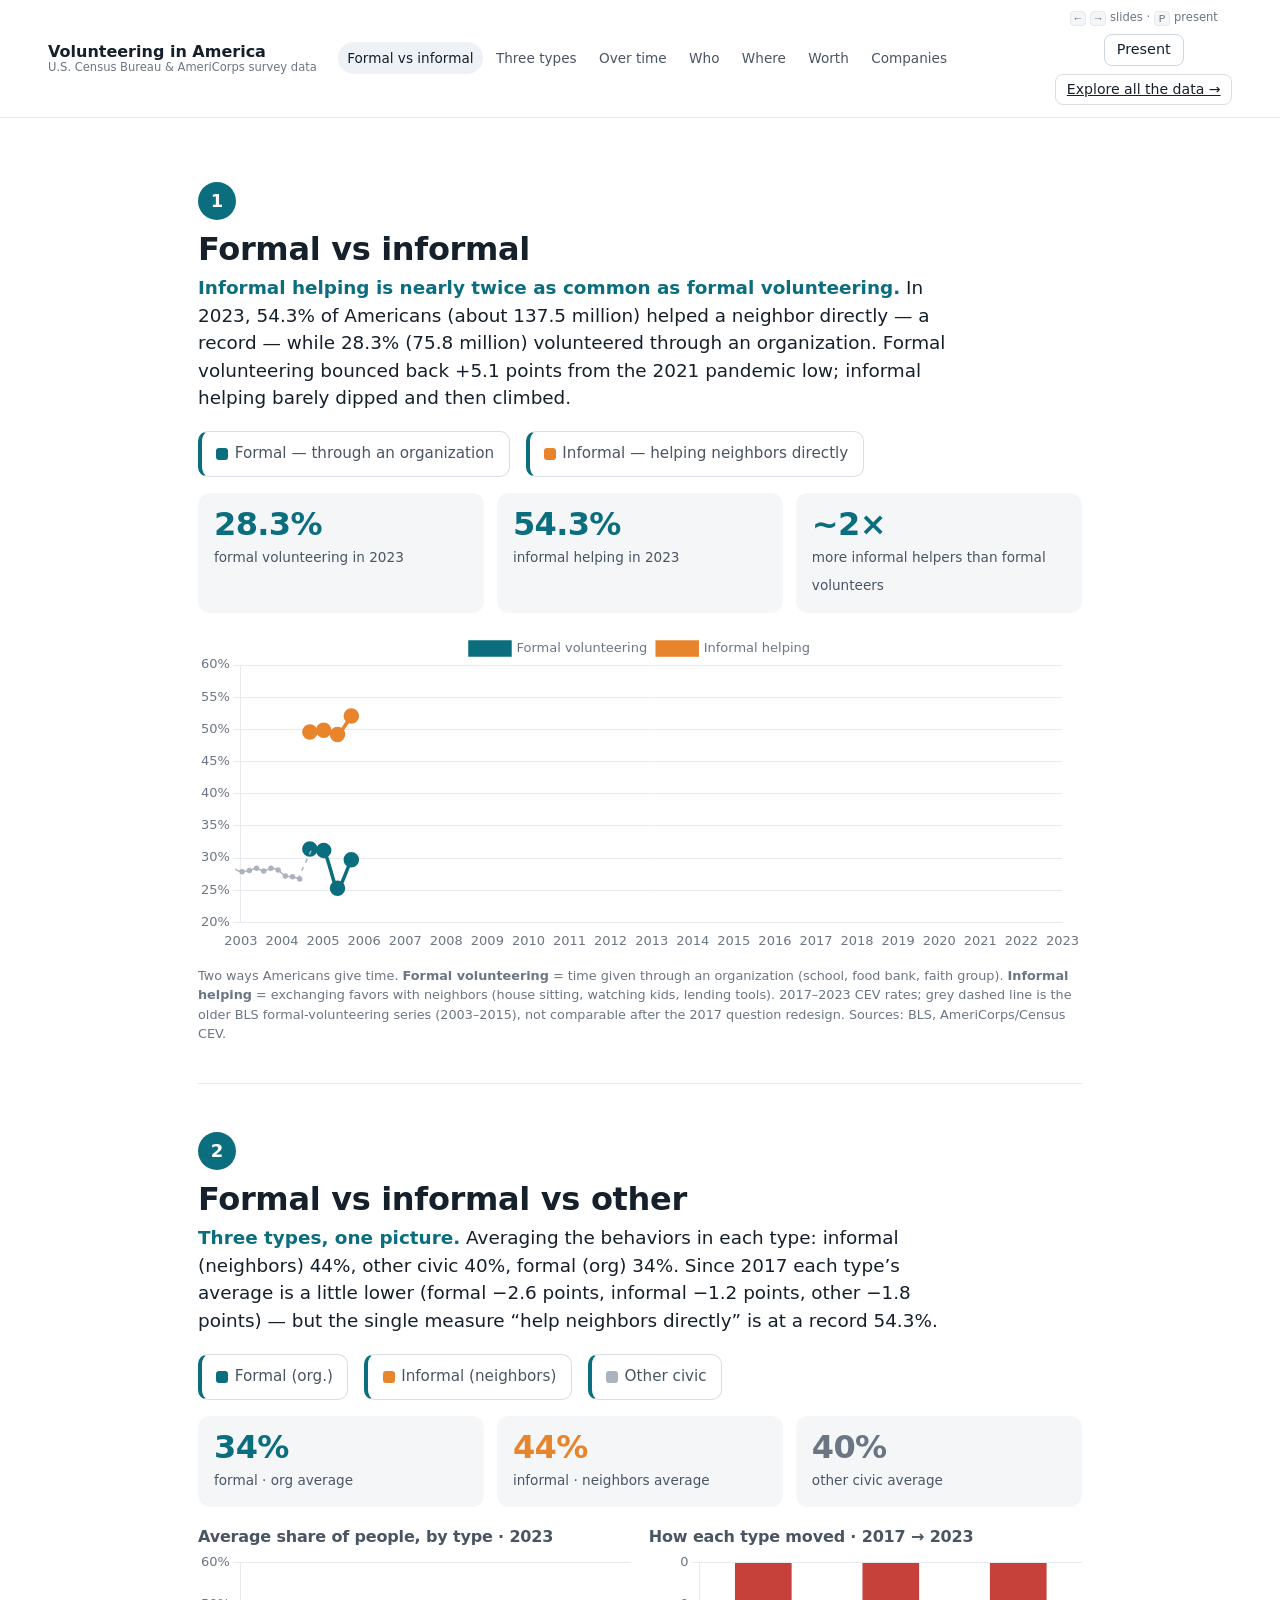
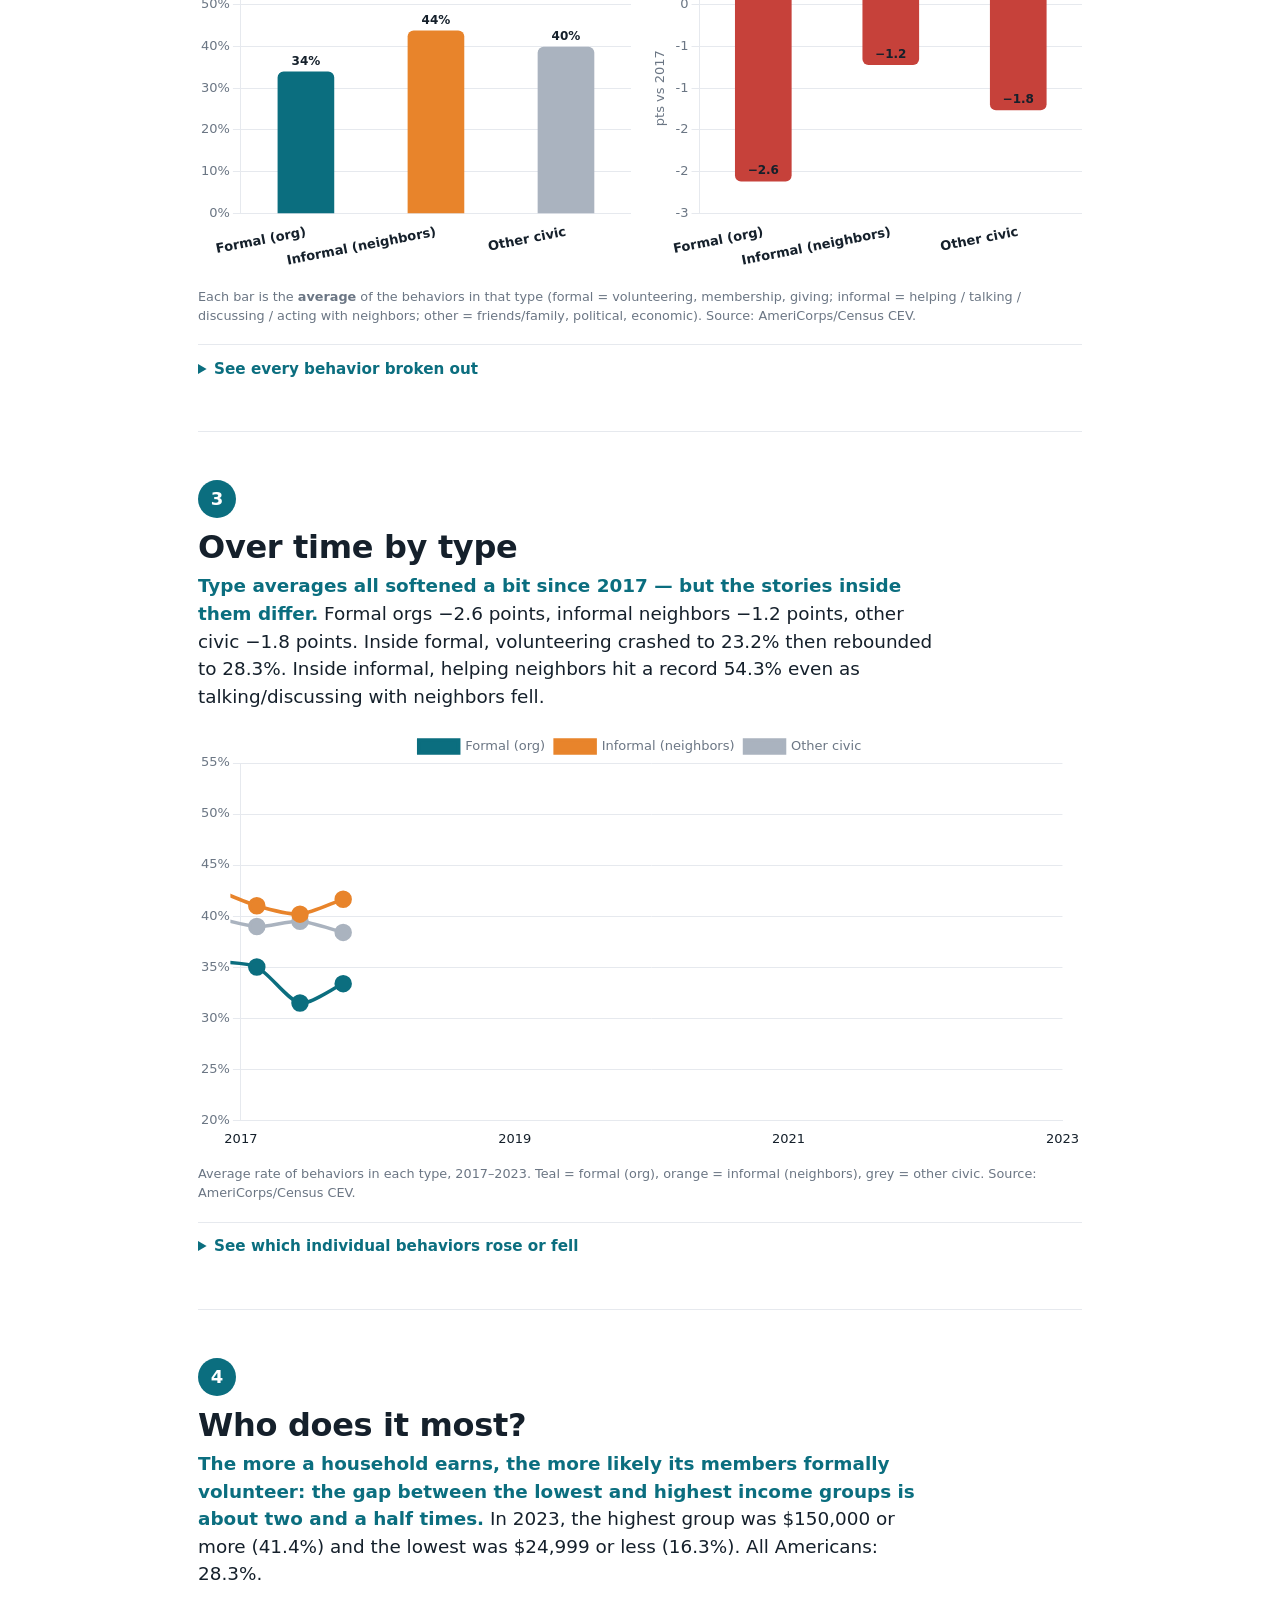
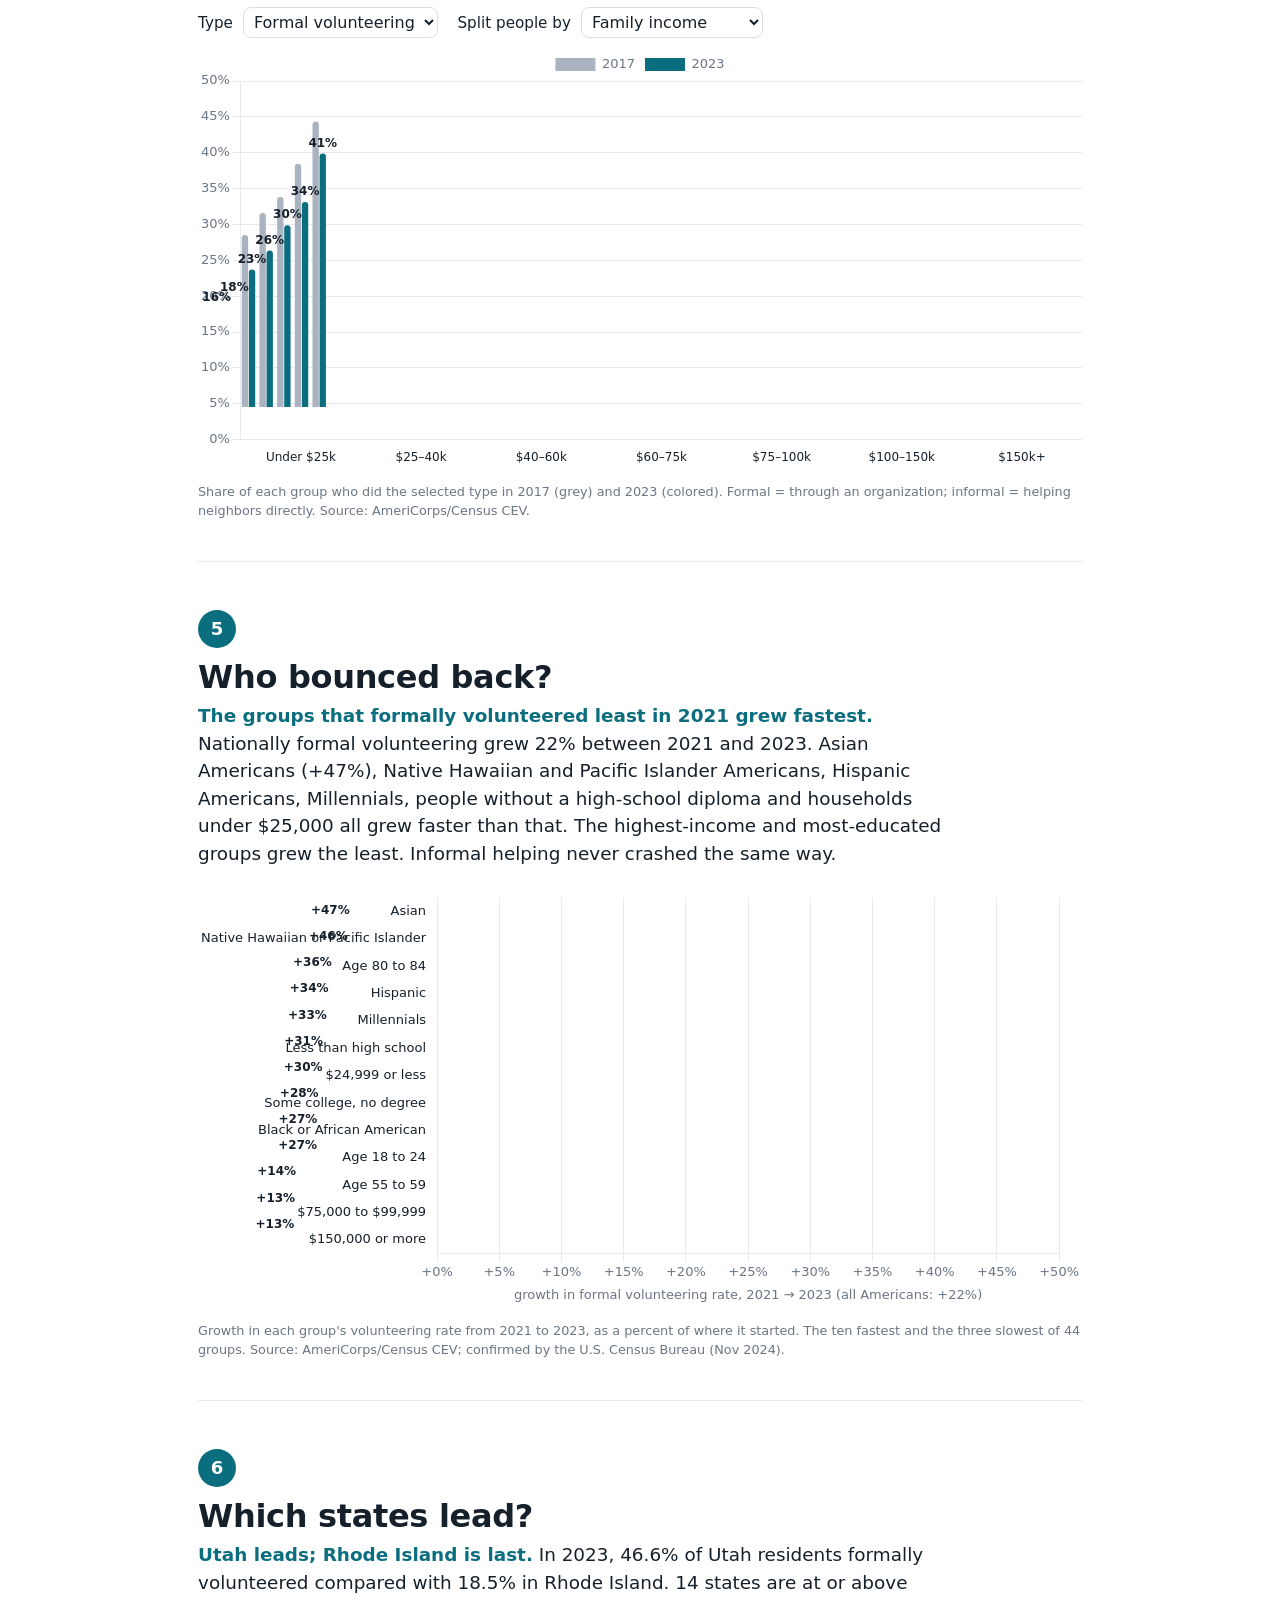
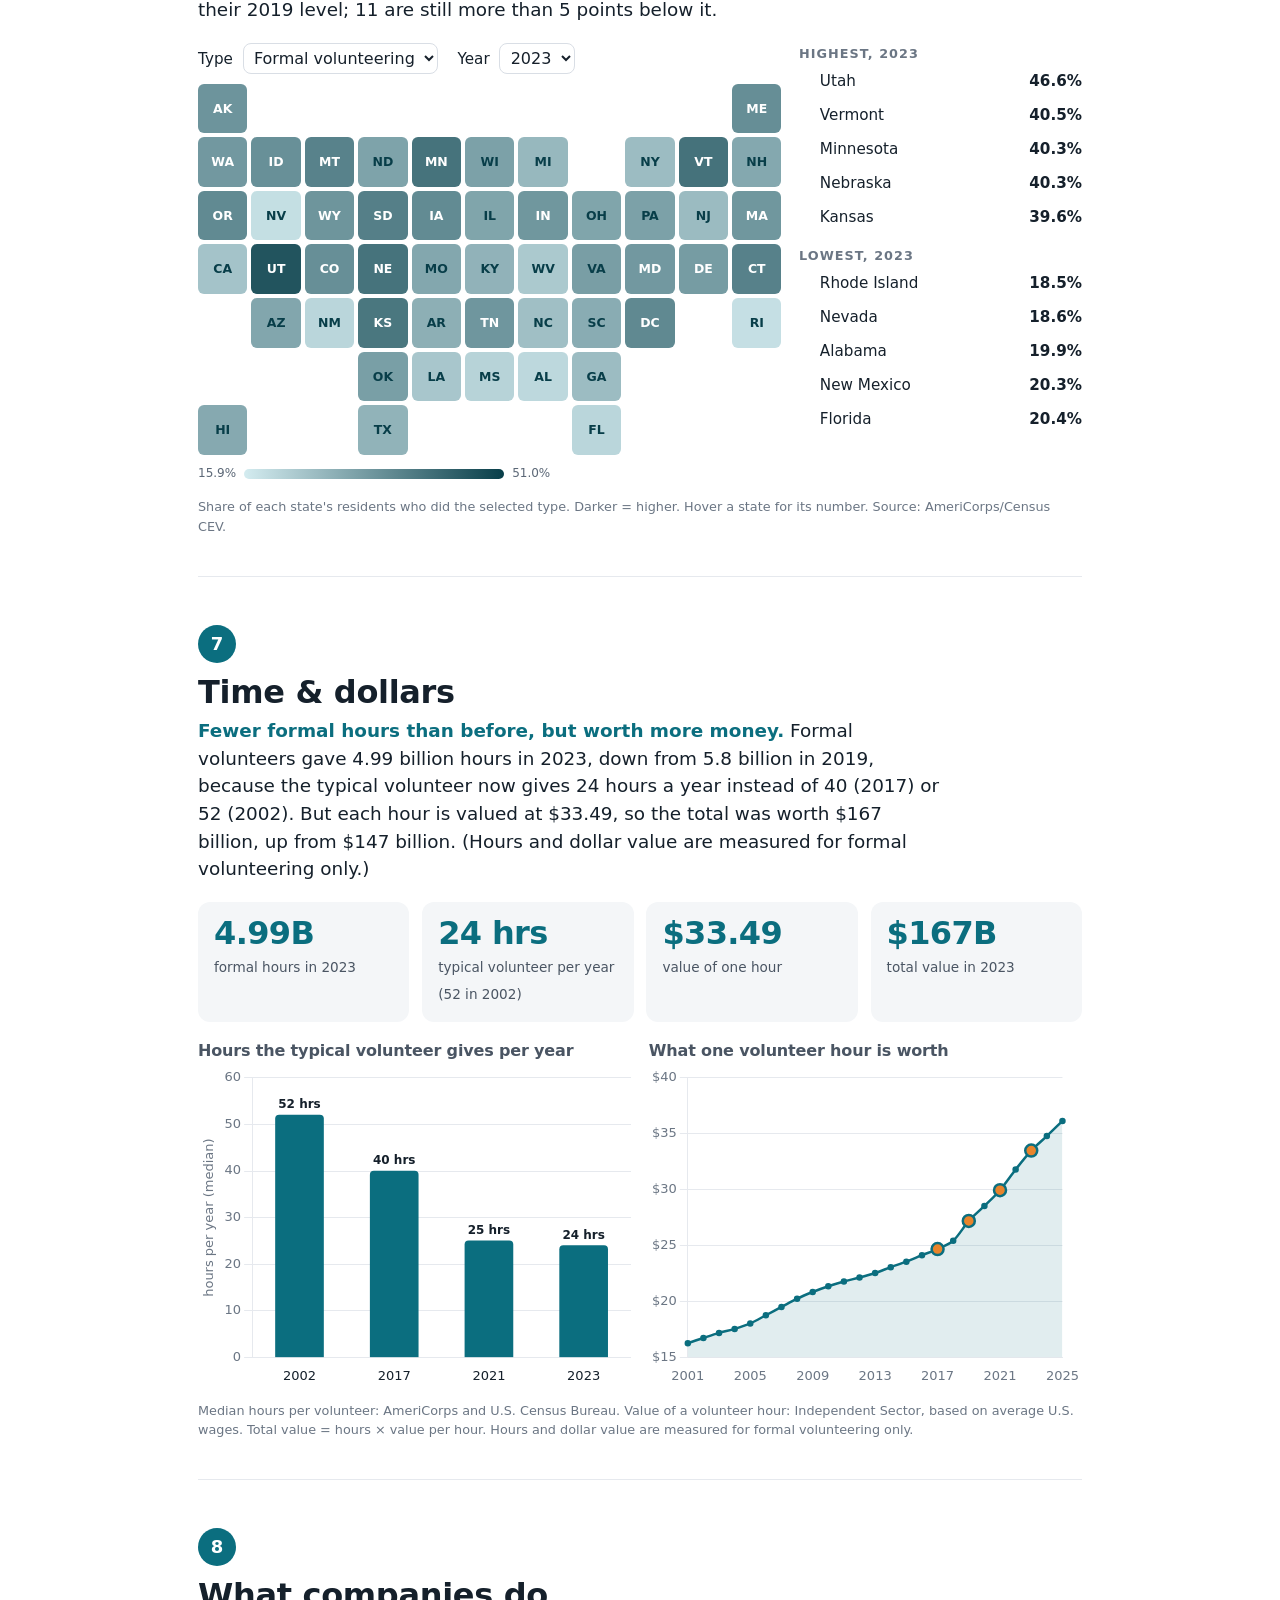
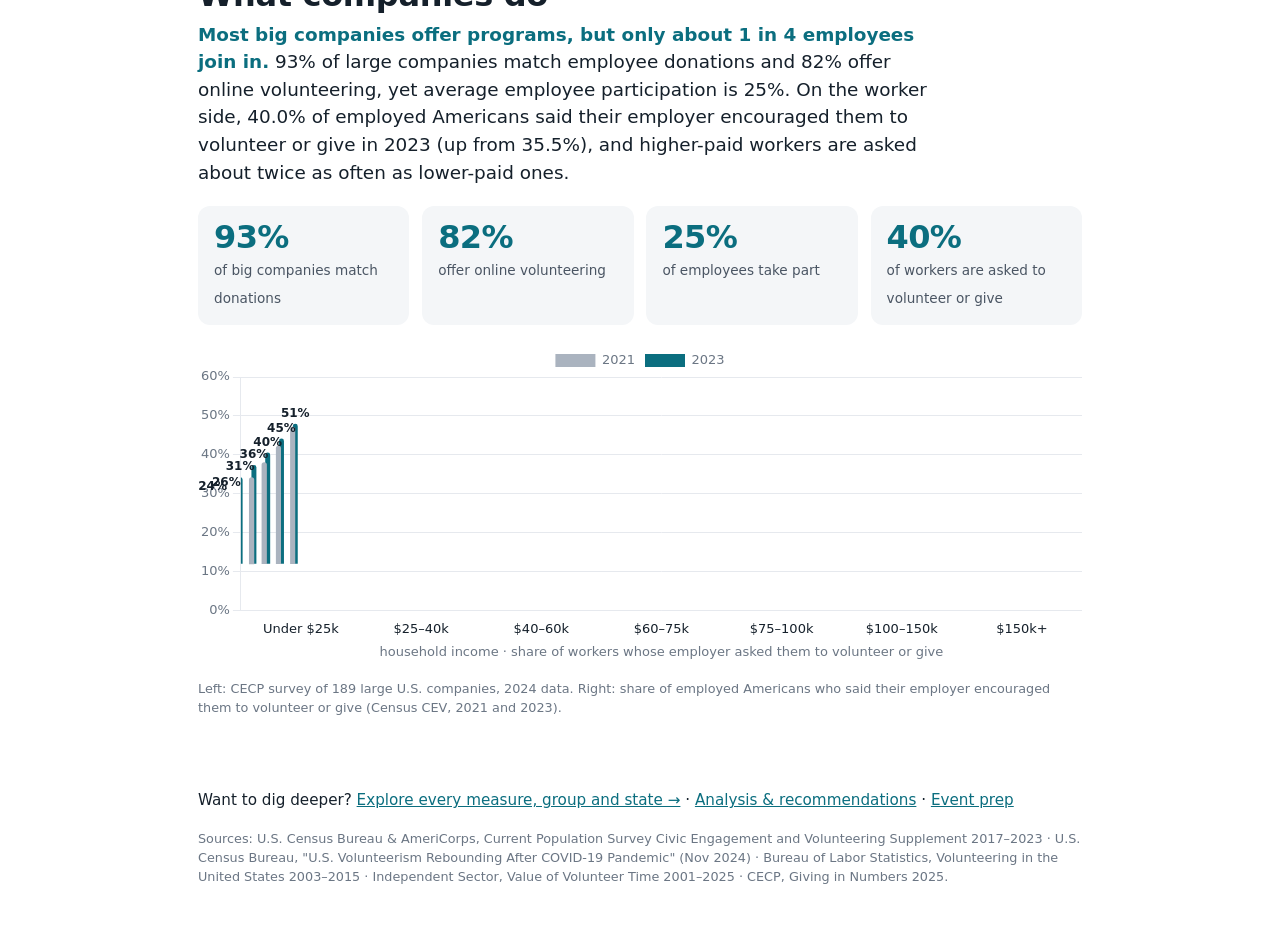
<file: index.html>
<!DOCTYPE html>
<html lang="en" data-theme="light">
<head>
<meta charset="utf-8">
<meta name="viewport" content="width=device-width, initial-scale=1">
<title>Volunteering in America</title>
<meta name="description" content="Eight simple questions about how Americans volunteer, help and give, answered with Census Bureau and AmeriCorps data, 2003–2025.">
<link rel="stylesheet" href="styles.css?v=3">
<link rel="stylesheet" href="simple.css?v=6">
<script src="vendor/chart.umd.min.js"></script>
<script src="data/cev-data.js"></script>
</head>
<body class="q">
<header class="qhead">
  <div><b>Volunteering in America</b><span>U.S. Census Bureau &amp; AmeriCorps survey data</span></div>
  <nav id="qnav">
    <a href="#q1">Formal vs informal</a>
    <a href="#q2">Three types</a>
    <a href="#q3">Over time</a>
    <a href="#q4">Who</a>
    <a href="#q6">Where</a>
    <a href="#q7">Worth</a>
    <a href="#q8">Companies</a>
  </nav>
  <div class="right">
    <span class="hint"><kbd>←</kbd> <kbd>→</kbd> slides · <kbd>P</kbd> present</span>
    <button type="button" class="ghost" id="presentBtn" title="Fullscreen slideshow (P)">Present</button>
    <a class="btn explore" href="explore.html">Explore all the data →</a>
  </div>
</header>

<main class="qmain">

<section class="qtitle" id="q0" aria-label="Title slide">
  <div class="brand">Volunteering in America</div>
  <p class="sub">Formal volunteering vs informal helping — Census Bureau &amp; AmeriCorps, 2017–2023</p>
  <div class="pair">
    <div><b>28%</b><span>Formal — through an organization</span></div>
    <div class="inf"><b>54%</b><span>Informal — helping neighbors directly</span></div>
  </div>
  <p class="keys">Press <kbd>→</kbd> to begin · <kbd>P</kbd> for fullscreen · <kbd>Esc</kbd> to exit</p>
</section>

<section class="qs" id="q1">
  <div class="qnum">1</div>
  <h2>Formal vs informal</h2>
  <p class="slide-line">Informal helping is <em>nearly twice</em> as common as formal volunteering.</p>
  <p class="answer" id="a1"></p>
  <div class="typekeys" aria-hidden="true">
    <span class="tk formal"><i></i>Formal — through an organization</span>
    <span class="tk informal"><i></i>Informal — helping neighbors directly</span>
  </div>
  <div class="big3" id="big1"></div>
  <div class="chart-wrap"><canvas id="c1"></canvas></div>
  <p class="src">Two ways Americans give time. <b>Formal volunteering</b> = time given through an organization (school, food bank, faith group). <b>Informal helping</b> = exchanging favors with neighbors (house sitting, watching kids, lending tools). 2017–2023 CEV rates; grey dashed line is the older BLS formal-volunteering series (2003–2015), not comparable after the 2017 question redesign. Sources: BLS, AmeriCorps/Census CEV.</p>
</section>

<section class="qs" id="q2">
  <div class="qnum">2</div>
  <h2>Formal vs informal vs other</h2>
  <p class="slide-line">Three types side by side — informal neighbors still lead on average.</p>
  <p class="answer" id="a2"></p>
  <div class="typekeys" aria-hidden="true">
    <span class="tk formal"><i></i>Formal (org.)</span>
    <span class="tk informal"><i></i>Informal (neighbors)</span>
    <span class="tk other"><i></i>Other civic</span>
  </div>
  <div class="big3" id="big2"></div>
  <div class="grid cols-2 type-compare">
    <div>
      <h3>Average share of people, by type · 2023</h3>
      <div class="chart-wrap"><canvas id="c2"></canvas></div>
    </div>
    <div>
      <h3>How each type moved · 2017 → 2023</h3>
      <div class="chart-wrap"><canvas id="c2b"></canvas></div>
    </div>
  </div>
  <p class="src">Each bar is the <b>average</b> of the behaviors in that type (formal = volunteering, membership, giving; informal = helping / talking / discussing / acting with neighbors; other = friends/family, political, economic). Source: AmeriCorps/Census CEV.</p>
  <details class="detail-behaviors">
    <summary>See every behavior broken out</summary>
    <div class="onecontrol"><label>Show <select id="s2"><option value="all">All behaviors</option><option value="formal">Formal only</option><option value="informal">Informal only</option><option value="other">Other civic only</option></select></label></div>
    <div class="chart-wrap xl"><canvas id="c2detail"></canvas></div>
  </details>
</section>

<section class="qs" id="q3">
  <div class="qnum">3</div>
  <h2>Over time by type</h2>
  <p class="slide-line">All three types dipped in 2021. Formal rebounded most; informal helping itself hit a record.</p>
  <p class="answer" id="a3"></p>
  <div class="chart-wrap tall"><canvas id="c3"></canvas></div>
  <p class="src">Average rate of behaviors in each type, 2017–2023. Teal = formal (org), orange = informal (neighbors), grey = other civic. Source: AmeriCorps/Census CEV.</p>
  <details class="detail-behaviors">
    <summary>See which individual behaviors rose or fell</summary>
    <div class="onecontrol"><label>Show <select id="s3"><option value="all">All behaviors</option><option value="formal">Formal only</option><option value="informal">Informal only</option><option value="other">Other civic only</option></select></label></div>
    <div class="chart-wrap xl"><canvas id="c3detail"></canvas></div>
  </details>
</section>

<section class="qs" id="q4">
  <div class="qnum">4</div>
  <h2>Who does it most?</h2>
  <p class="slide-line">Toggle <em>Formal</em> or <em>Informal</em> — gaps are biggest for formal volunteering.</p>
  <p class="answer" id="a4"></p>
  <div class="onecontrol slide-tools">
    <label>Type <select id="t4"><option value="formal">Formal volunteering</option><option value="informal">Informal helping</option></select></label>
    <label>Split people by <select id="s4"></select></label>
  </div>
  <div class="chart-wrap tall"><canvas id="c4"></canvas></div>
  <p class="src">Share of each group who did the selected type in 2017 (grey) and 2023 (colored). Formal = through an organization; informal = helping neighbors directly. Source: AmeriCorps/Census CEV.</p>
</section>

<section class="qs" id="q5">
  <div class="qnum">5</div>
  <h2>Who bounced back?</h2>
  <p class="slide-line">Groups that formally volunteered least in 2021 grew the fastest.</p>
  <p class="answer" id="a5"></p>
  <div class="chart-wrap tall"><canvas id="c5"></canvas></div>
  <p class="src">Growth in each group's volunteering rate from 2021 to 2023, as a percent of where it started. The ten fastest and the three slowest of 44 groups. Source: AmeriCorps/Census CEV; confirmed by the U.S. Census Bureau (Nov 2024).</p>
</section>

<section class="qs" id="q6">
  <div class="qnum">6</div>
  <h2>Which states lead?</h2>
  <p class="slide-line">Flip Type to compare formal vs informal by state.</p>
  <p class="answer" id="a6"></p>
  <div class="grid cols-3">
    <div class="span-2">
      <div class="onecontrol slide-tools">
        <label>Type <select id="t6"><option value="formal">Formal volunteering</option><option value="informal">Informal helping</option></select></label>
        <label>Year <select id="s6"><option>2017</option><option>2019</option><option>2021</option><option selected>2023</option></select></label>
      </div>
      <div class="tilemap" id="tilemap"></div><div class="legend" id="mapLegend"></div>
    </div>
    <div><div class="ranks" id="r6"></div></div>
  </div>
  <p class="src">Share of each state's residents who did the selected type. Darker = higher. Hover a state for its number. Source: AmeriCorps/Census CEV.</p>
</section>

<section class="qs" id="q7">
  <div class="qnum">7</div>
  <h2>Time &amp; dollars</h2>
  <p class="slide-line">Fewer formal hours than before — but each hour is worth more.</p>
  <p class="answer" id="a7"></p>
  <div class="big3" id="big7"></div>
  <div class="grid cols-2">
    <div><h3>Hours the typical volunteer gives per year</h3><div class="chart-wrap"><canvas id="c7a"></canvas></div></div>
    <div><h3>What one volunteer hour is worth</h3><div class="chart-wrap"><canvas id="c7b"></canvas></div></div>
  </div>
  <p class="src">Median hours per volunteer: AmeriCorps and U.S. Census Bureau. Value of a volunteer hour: Independent Sector, based on average U.S. wages. Total value = hours × value per hour. Hours and dollar value are measured for formal volunteering only.</p>
</section>

<section class="qs" id="q8">
  <div class="qnum">8</div>
  <h2>What companies do</h2>
  <p class="slide-line">Most big firms offer programs — only about <em>1 in 4</em> employees join in.</p>
  <p class="answer" id="a8"></p>
  <div class="big3" id="big8"></div>
  <div class="chart-wrap"><canvas id="c8"></canvas></div>
  <p class="src">Left: CECP survey of 189 large U.S. companies, 2024 data. Right: share of employed Americans who said their employer encouraged them to volunteer or give (Census CEV, 2021 and 2023).</p>
</section>

<footer class="qfoot">
  <p>Want to dig deeper? <a href="explore.html">Explore every measure, group and state →</a> · <a href="story.html">Analysis &amp; recommendations</a> · <a href="prep.html">Event prep</a></p>
  <p class="src">Sources: U.S. Census Bureau &amp; AmeriCorps, Current Population Survey Civic Engagement and Volunteering Supplement 2017–2023 · U.S. Census Bureau, "U.S. Volunteerism Rebounding After COVID-19 Pandemic" (Nov 2024) · Bureau of Labor Statistics, Volunteering in the United States 2003–2015 · Independent Sector, Value of Volunteer Time 2001–2025 · CECP, Giving in Numbers 2025.</p>
</footer>
</main>

<div class="slide-count" id="slideCount" aria-live="polite">1 / 9</div>
<script src="simple.js?v=7"></script>
</body>
</html>
</file>
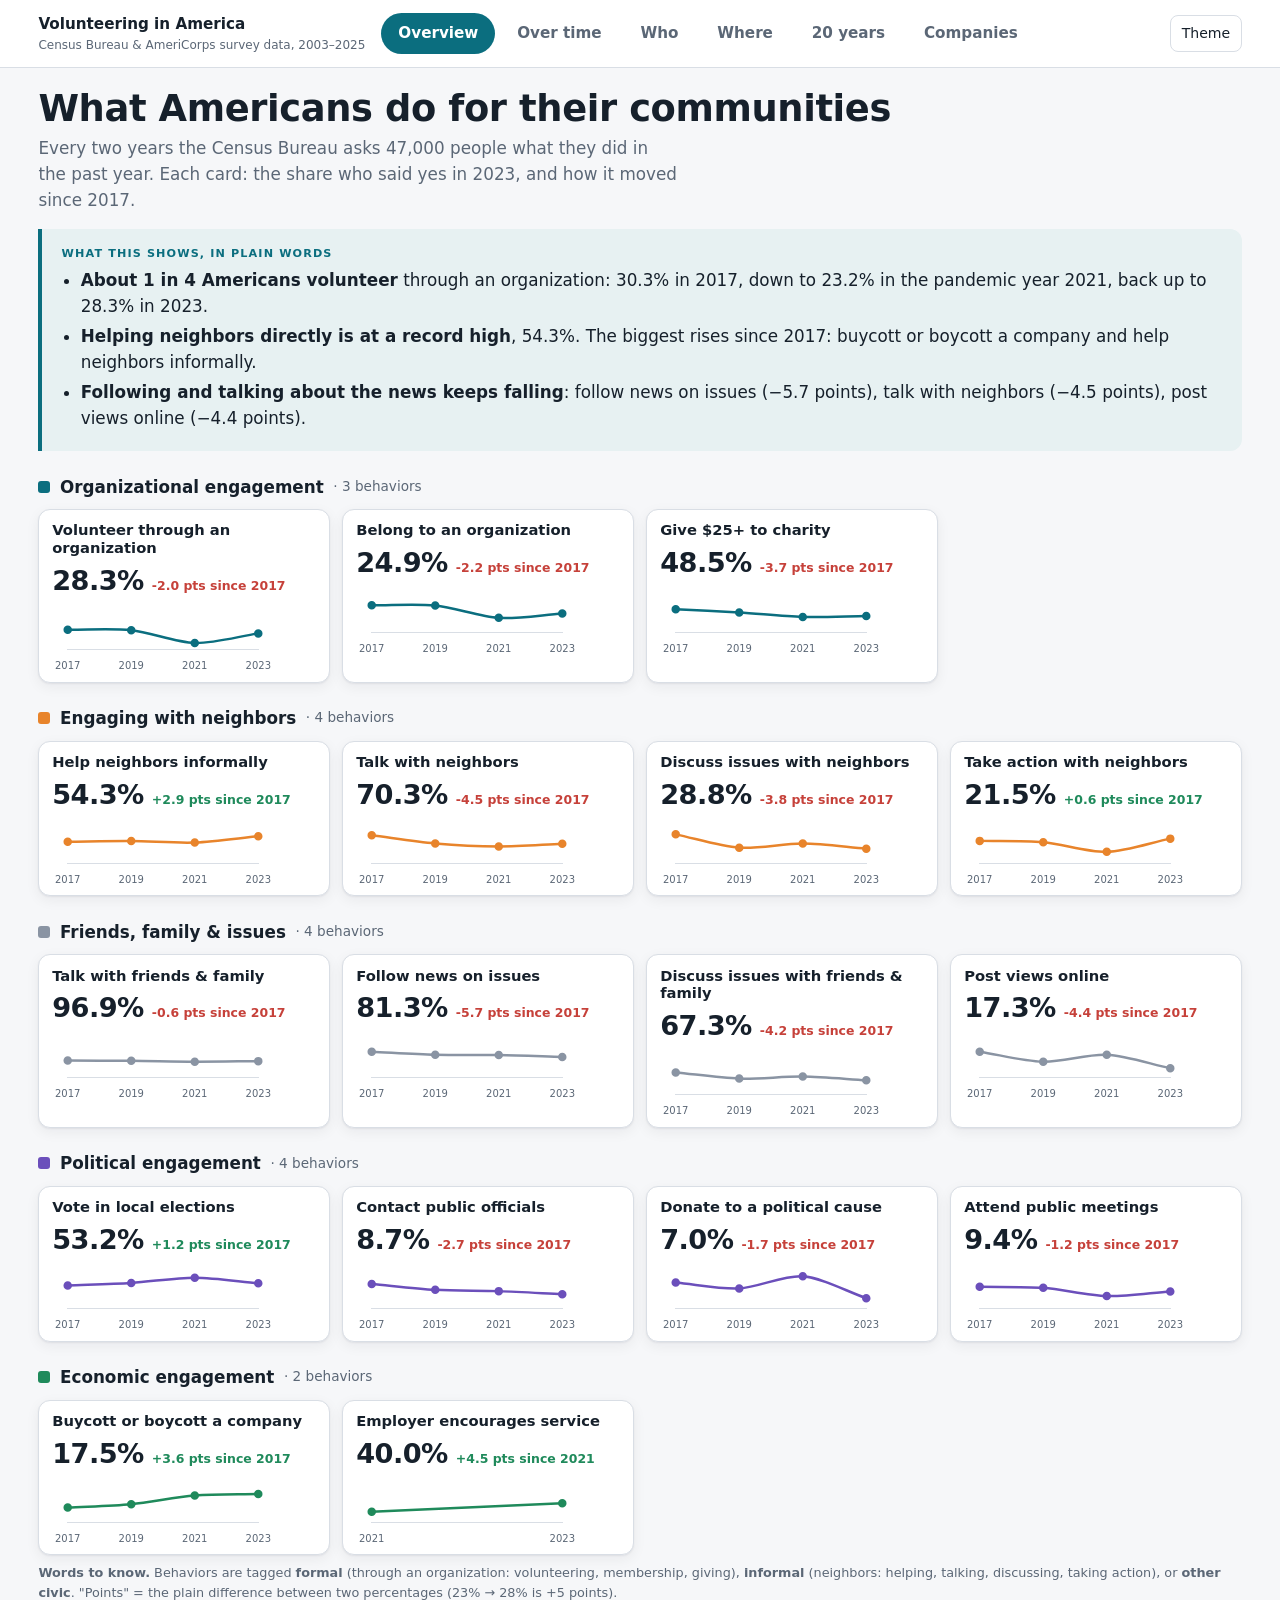
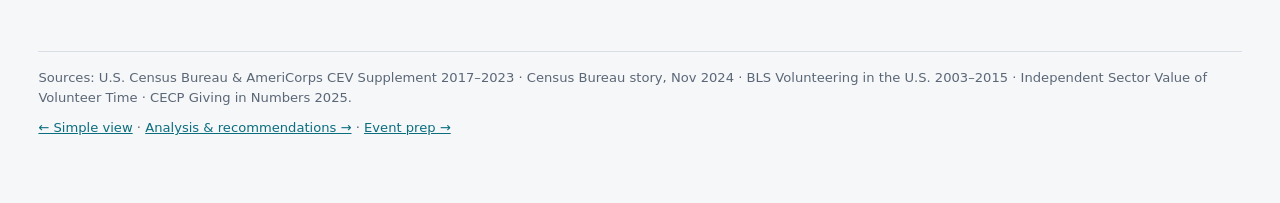
<file: explore.html>
<!DOCTYPE html>
<html lang="en">
<head>
<meta charset="utf-8">
<meta name="viewport" content="width=device-width, initial-scale=1">
<title>Volunteering in America</title>
<meta name="description" content="How Americans volunteer, help neighbors and give, 2003–2025, in simple charts. Data from the U.S. Census Bureau and AmeriCorps CEV survey, BLS, Independent Sector and CECP.">
<link rel="stylesheet" href="styles.css?v=2">
<script src="vendor/chart.umd.min.js"></script>
<script src="data/cev-data.js"></script>
</head>
<body class="simple">
<header class="xhead">
  <div class="brand">Volunteering in America<span>Census Bureau &amp; AmeriCorps survey data, 2003–2025</span></div>
  <nav class="tabs" id="tabs">
    <button data-v="overview" class="on">Overview</button>
    <button data-v="trends">Over time</button>
    <button data-v="demo">Who</button>
    <button data-v="states">Where</button>
    <button data-v="long">20 years</button>
    <button data-v="corp">Companies</button>
  </nav>
  <div class="right"><button id="themeBtn" title="Light / dark">Theme</button></div>
</header>

<main class="xmain">

<section class="view on" id="v-overview">
  <h2>What Americans do for their communities</h2>
  <p class="lead muted">Every two years the Census Bureau asks 47,000 people what they did in the past year. Each card: the share who said yes in 2023, and how it moved since 2017.</p>
  <div class="explain" id="exOverview"></div>
  <div id="smGroups"></div>
  <p class="note"><b>Words to know.</b> Behaviors are tagged <b>formal</b> (through an organization: volunteering, membership, giving), <b>informal</b> (neighbors: helping, talking, discussing, taking action), or <b>other civic</b>. "Points" = the plain difference between two percentages (23% → 28% is +5 points).</p>
</section>

<section class="view" id="v-trends">
  <h2>How it changed over the years</h2>
  <p class="lead muted">Each line is the share of Americans who did that behavior. 2021 was the pandemic year.</p>
  <div class="explain" id="exTrends"></div>
  <div class="card">
    <div class="toolrow">
      <div class="chipbar" id="trChips" style="margin:0"></div>
      <select id="trAdd"><option value="">+ Add a behavior…</option></select>
      <div class="seg" id="trMode"><button data-m="rate" class="on">Share of people</button><button data-m="pts">Change since 2017</button></div>
    </div>
    <div class="chart-wrap tall"><canvas id="chTrends"></canvas></div>
  </div>
  <details class="numbers"><summary>Show the numbers</summary><div class="card table-scroll heat"><table id="trTable"></table></div></details>
</section>

<section class="view" id="v-demo">
  <h2>Who does it</h2>
  <p class="lead muted">Split people by age, income, education and more. The dashed line is all Americans.</p>
  <div class="explain" id="exDemo"></div>
  <div class="card">
    <div class="toolrow">
      <label class="small muted">Split by<br><select id="dmCat"></select></label>
      <label class="small muted">Behavior<br><select id="dmMeasure"></select></label>
      <div class="seg" id="dmType"><button data-t="line" class="on">Over the years</button><button data-t="rank">Who bounced back most</button></div>
    </div>
    <div class="chart-wrap tall"><canvas id="chDemo"></canvas></div>
  </div>
  <details class="numbers"><summary>Show the numbers</summary><div class="card table-scroll heat"><table id="dmTable"></table></div></details>
</section>

<section class="view" id="v-states">
  <h2>Where in the country</h2>
  <p class="lead muted">Darker = a bigger share of that state's people. Press play to watch the years go by. Click states to compare them.</p>
  <div class="explain" id="exStates"></div>
  <div class="card">
    <div class="toolrow">
      <label class="small muted">Behavior<br><select id="stMeasure"></select></label>
      <div class="seg" id="stMode"><button data-mode="level" class="on">Share of people</button><button data-mode="change19">Change since 2019</button></div>
      <div class="yearbar"><button id="stPlay">▶ Play</button><input type="range" id="stYear" min="0" max="3" step="1" value="3"><span class="yr" id="stYearLbl">2023</span></div>
    </div>
    <div class="grid cols-3">
      <div class="span-2"><div class="tilemap" id="tilemap" role="img" aria-label="Tile map of U.S. states"></div><div class="legend" id="mapLegend"></div></div>
      <div><div class="cmp" id="cmpList"></div><div class="chart-wrap" style="height:260px;margin-top:.5rem"><canvas id="chStates"></canvas></div></div>
    </div>
  </div>
  <details class="numbers"><summary>Show the numbers for every state</summary>
    <div class="toolrow"><input type="search" id="stSearch" placeholder="Find a state…"></div>
    <div class="card table-scroll tbl-wrap heat"><table id="stTable" class="sticky-th"></table></div>
    <h3 style="margin-top:1rem">Largest metro areas, 2023</h3>
    <div class="card table-scroll heat"><table id="metroTable"></table></div>
  </details>
</section>

<section class="view" id="v-long">
  <h2>Twenty years of volunteering</h2>
  <p class="lead muted">How many Americans volunteer, how much time they give, and what that time is worth.</p>
  <div class="explain" id="exLong"></div>
  <div class="grid cols-2">
    <div class="card"><h3>Share of Americans who volunteered</h3><div class="chart-wrap"><canvas id="chLong"></canvas></div><p class="note">Grey: Census/BLS survey 2003–2015. Teal: current survey 2017–2023. The questions changed in 2017, so compare within one color.</p></div>
    <div class="card"><h3>Hours each volunteer gives per year</h3><div class="chart-wrap"><canvas id="chHoursPer"></canvas></div><p class="note">"Median" = the typical volunteer. Sources: AmeriCorps and U.S. Census Bureau (Nov 2024).</p></div>
    <div class="card"><h3>What one volunteer hour is worth</h3><div class="chart-wrap"><canvas id="chHour"></canvas></div><p class="note">Independent Sector estimate, based on average U.S. wages. Orange dots = survey years.</p></div>
    <div class="card"><h3>Total hours and total value</h3><div class="chart-wrap"><canvas id="chHoursValue"></canvas></div><p class="note">Fewer hours, but worth more dollars, because each hour is valued higher.</p></div>
  </div>
  <details class="numbers"><summary>Show the numbers, year by year</summary><div class="card table-scroll heat"><table id="longTable"></table></div></details>
  <div class="card" style="display:none"><div class="chart-wrap"><canvas id="chCount"></canvas></div></div>
</section>

<section class="view" id="v-corp">
  <h2>What big companies do</h2>
  <p class="lead muted">A survey of 189 large U.S. companies (CECP, 2024), next to what workers say in the Census survey.</p>
  <div class="explain" id="exCorp"></div>
  <div class="grid cols-2">
    <div class="card"><h3>Programs companies offer, and how many employees join in</h3><div class="chart-wrap tall"><canvas id="chCecp"></canvas></div></div>
    <div class="card"><h3>Workers whose employer asked them to volunteer or give</h3><div class="chart-wrap tall"><canvas id="chEmp"></canvas></div><p class="note">By generation and household income, 2021 vs 2023 (Census survey).</p></div>
  </div>
  <details class="numbers"><summary>Show more company numbers</summary><div class="card table-scroll"><table id="cecpTable"></table></div></details>
</section>

<footer class="xfoot">
  <span>Sources: U.S. Census Bureau &amp; AmeriCorps CEV Supplement 2017–2023 · Census Bureau story, Nov 2024 · BLS Volunteering in the U.S. 2003–2015 · Independent Sector Value of Volunteer Time · CECP Giving in Numbers 2025.</span>
  <span><a href="index.html">← Simple view</a> · <a href="story.html">Analysis &amp; recommendations →</a> · <a href="prep.html">Event prep →</a></span>
</footer>
</main>
<script src="explore.js?v=3"></script>
</body>
</html>
</file>
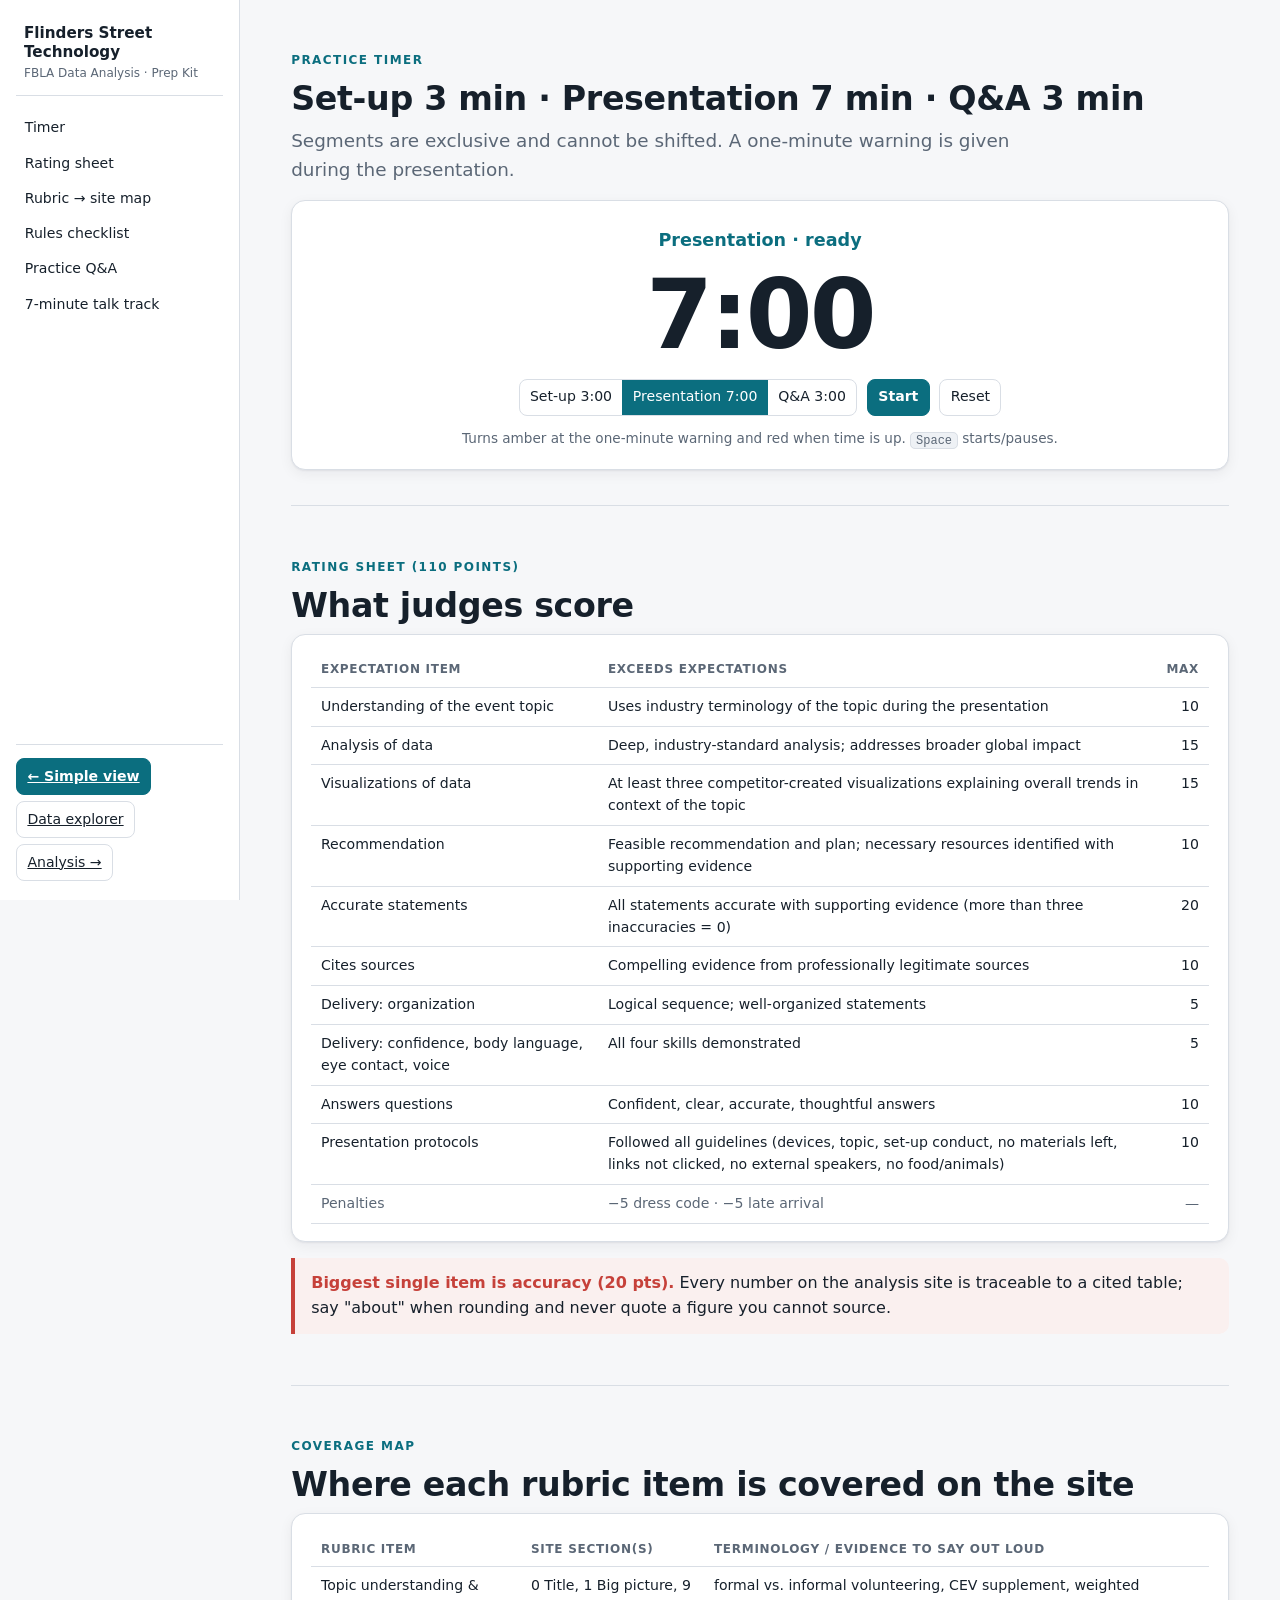
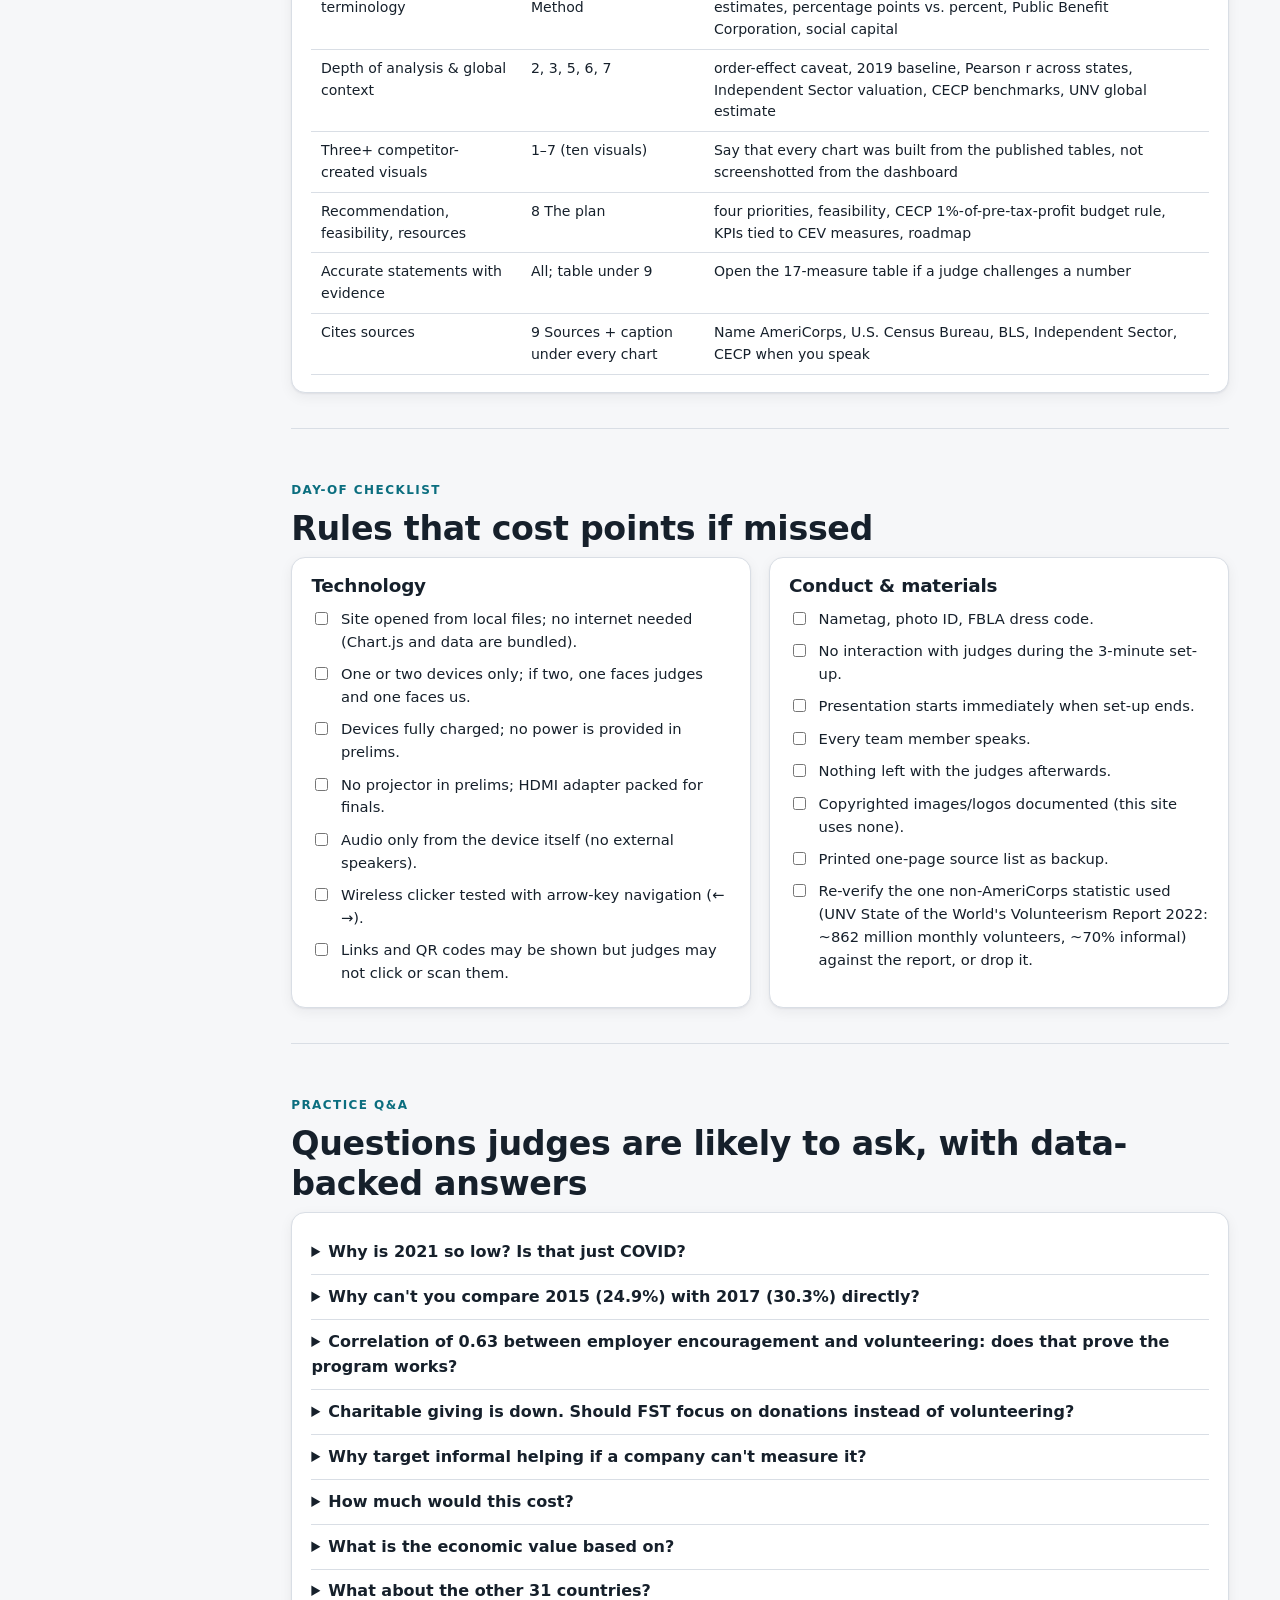
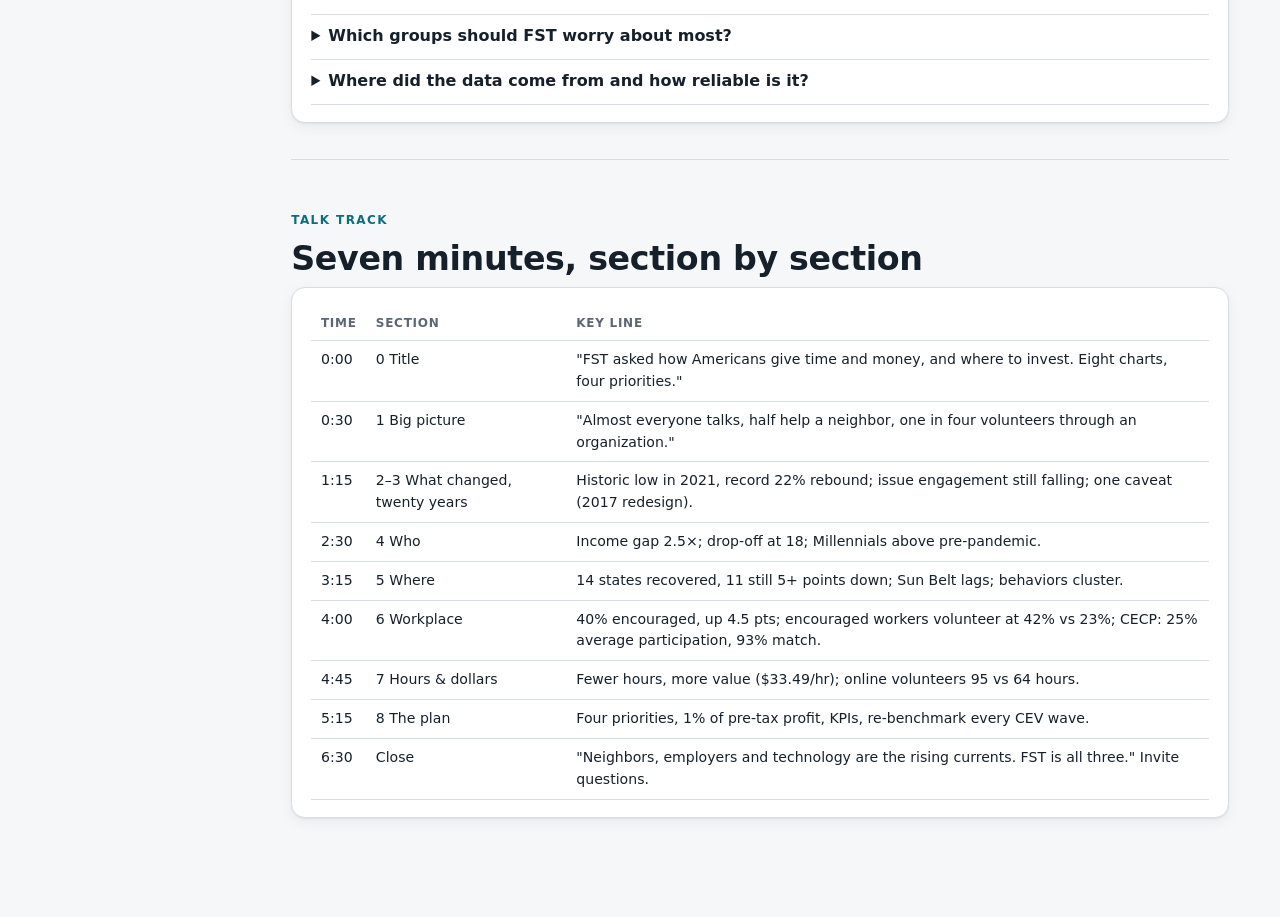
<file: prep.html>
<!DOCTYPE html>
<html lang="en">
<head>
<meta charset="utf-8">
<meta name="viewport" content="width=device-width, initial-scale=1">
<title>Event Prep Kit</title>
<meta name="description" content="Rubric, timer, rules checklist and practice Q&A for the FBLA Data Analysis presentation.">
<link rel="stylesheet" href="styles.css">
<style>
  .timer { text-align: center; padding: 1.2rem; }
  .timer .clock { font-size: clamp(3rem, 10vw, 6rem); font-weight: 800; font-variant-numeric: tabular-nums; letter-spacing: -.03em; line-height: 1; }
  .timer .phase { font-size: 1.1rem; font-weight: 700; color: var(--accent); margin: .4rem 0 .8rem; }
  .timer.warn .clock { color: var(--accent-2); } .timer.over .clock { color: var(--neg); }
  .qa details { border-bottom: 1px solid var(--line); padding: .6rem 0; }
  .qa summary { cursor: pointer; font-weight: 700; }
  .qa details p { margin: .5rem 0 0; font-size: .92rem; }
  .check label { display: flex; gap: .6rem; align-items: flex-start; padding: .3rem 0; font-size: .92rem; cursor: pointer; }
  .check input { margin-top: .25rem; }
</style>
</head>
<body>
<div class="topbar"><button id="menuBtn" aria-label="Open navigation">☰</button><b>Event Prep Kit</b></div>
<div class="layout">
  <aside class="sidebar" id="sidebar">
    <div class="brand">Flinders Street Technology<span>FBLA Data Analysis · Prep Kit</span></div>
    <nav class="nav" id="nav">
      <a href="#timer">Timer</a>
      <a href="#rubric">Rating sheet</a>
      <a href="#map">Rubric → site map</a>
      <a href="#rules">Rules checklist</a>
      <a href="#qa">Practice Q&amp;A</a>
      <a href="#talk">7-minute talk track</a>
    </nav>
    <div class="tools"><a class="btn primary" href="index.html">← Simple view</a><a class="btn" href="explore.html">Data explorer</a><a class="btn" href="story.html">Analysis →</a></div>
  </aside>
  <main class="main">

  <section class="slide" id="timer">
    <div class="kicker">Practice timer</div>
    <h2>Set-up 3 min · Presentation 7 min · Q&amp;A 3 min</h2>
    <p class="lead">Segments are exclusive and cannot be shifted. A one-minute warning is given during the presentation.</p>
    <div class="card timer" id="timerCard">
      <div class="phase" id="phase">Ready</div>
      <div class="clock" id="clock">7:00</div>
      <div class="controls" style="justify-content:center;margin-top:1rem">
        <div class="seg" id="segs"><button data-min="3" data-name="Set-up">Set-up 3:00</button><button data-min="7" data-name="Presentation" class="on">Presentation 7:00</button><button data-min="3" data-name="Q&amp;A">Q&amp;A 3:00</button></div>
        <button class="primary" id="startBtn">Start</button><button id="resetBtn">Reset</button>
      </div>
      <p class="small muted" style="margin:.8rem 0 0">Turns amber at the one-minute warning and red when time is up. <span class="kbd">Space</span> starts/pauses.</p>
    </div>
  </section>

  <section class="slide" id="rubric">
    <div class="kicker">Rating sheet (110 points)</div>
    <h2>What judges score</h2>
    <div class="card table-scroll">
      <table>
        <thead><tr><th>Expectation item</th><th>Exceeds expectations</th><th class="num">Max</th></tr></thead>
        <tbody>
          <tr><td>Understanding of the event topic</td><td>Uses industry terminology of the topic during the presentation</td><td class="num">10</td></tr>
          <tr><td>Analysis of data</td><td>Deep, industry-standard analysis; addresses broader global impact</td><td class="num">15</td></tr>
          <tr><td>Visualizations of data</td><td>At least three competitor-created visualizations explaining overall trends in context of the topic</td><td class="num">15</td></tr>
          <tr><td>Recommendation</td><td>Feasible recommendation and plan; necessary resources identified with supporting evidence</td><td class="num">10</td></tr>
          <tr><td>Accurate statements</td><td>All statements accurate with supporting evidence (more than three inaccuracies = 0)</td><td class="num">20</td></tr>
          <tr><td>Cites sources</td><td>Compelling evidence from professionally legitimate sources</td><td class="num">10</td></tr>
          <tr><td>Delivery: organization</td><td>Logical sequence; well-organized statements</td><td class="num">5</td></tr>
          <tr><td>Delivery: confidence, body language, eye contact, voice</td><td>All four skills demonstrated</td><td class="num">5</td></tr>
          <tr><td>Answers questions</td><td>Confident, clear, accurate, thoughtful answers</td><td class="num">10</td></tr>
          <tr><td>Presentation protocols</td><td>Followed all guidelines (devices, topic, set-up conduct, no materials left, links not clicked, no external speakers, no food/animals)</td><td class="num">10</td></tr>
          <tr><td class="muted">Penalties</td><td class="muted">−5 dress code · −5 late arrival</td><td class="num muted">—</td></tr>
        </tbody>
      </table>
    </div>
    <div class="insight warn" style="margin-top:1rem"><strong>Biggest single item is accuracy (20 pts).</strong> Every number on the analysis site is traceable to a cited table; say "about" when rounding and never quote a figure you cannot source.</div>
  </section>

  <section class="slide" id="map">
    <div class="kicker">Coverage map</div>
    <h2>Where each rubric item is covered on the site</h2>
    <div class="card table-scroll">
      <table>
        <thead><tr><th>Rubric item</th><th>Site section(s)</th><th>Terminology / evidence to say out loud</th></tr></thead>
        <tbody>
          <tr><td>Topic understanding &amp; terminology</td><td>0 Title, 1 Big picture, 9 Method</td><td>formal vs. informal volunteering, CEV supplement, weighted estimates, percentage points vs. percent, Public Benefit Corporation, social capital</td></tr>
          <tr><td>Depth of analysis &amp; global context</td><td>2, 3, 5, 6, 7</td><td>order-effect caveat, 2019 baseline, Pearson r across states, Independent Sector valuation, CECP benchmarks, UNV global estimate</td></tr>
          <tr><td>Three+ competitor-created visuals</td><td>1–7 (ten visuals)</td><td>Say that every chart was built from the published tables, not screenshotted from the dashboard</td></tr>
          <tr><td>Recommendation, feasibility, resources</td><td>8 The plan</td><td>four priorities, feasibility, CECP 1%-of-pre-tax-profit budget rule, KPIs tied to CEV measures, roadmap</td></tr>
          <tr><td>Accurate statements with evidence</td><td>All; table under 9</td><td>Open the 17-measure table if a judge challenges a number</td></tr>
          <tr><td>Cites sources</td><td>9 Sources + caption under every chart</td><td>Name AmeriCorps, U.S. Census Bureau, BLS, Independent Sector, CECP when you speak</td></tr>
        </tbody>
      </table>
    </div>
  </section>

  <section class="slide" id="rules">
    <div class="kicker">Day-of checklist</div>
    <h2>Rules that cost points if missed</h2>
    <div class="grid cols-2">
      <div class="card check">
        <h3>Technology</h3>
        <label><input type="checkbox"> Site opened from local files; no internet needed (Chart.js and data are bundled).</label>
        <label><input type="checkbox"> One or two devices only; if two, one faces judges and one faces us.</label>
        <label><input type="checkbox"> Devices fully charged; no power is provided in prelims.</label>
        <label><input type="checkbox"> No projector in prelims; HDMI adapter packed for finals.</label>
        <label><input type="checkbox"> Audio only from the device itself (no external speakers).</label>
        <label><input type="checkbox"> Wireless clicker tested with arrow-key navigation (← →).</label>
        <label><input type="checkbox"> Links and QR codes may be shown but judges may not click or scan them.</label>
      </div>
      <div class="card check">
        <h3>Conduct &amp; materials</h3>
        <label><input type="checkbox"> Nametag, photo ID, FBLA dress code.</label>
        <label><input type="checkbox"> No interaction with judges during the 3-minute set-up.</label>
        <label><input type="checkbox"> Presentation starts immediately when set-up ends.</label>
        <label><input type="checkbox"> Every team member speaks.</label>
        <label><input type="checkbox"> Nothing left with the judges afterwards.</label>
        <label><input type="checkbox"> Copyrighted images/logos documented (this site uses none).</label>
        <label><input type="checkbox"> Printed one-page source list as backup.</label>
        <label><input type="checkbox"> Re-verify the one non-AmeriCorps statistic used (UNV State of the World's Volunteerism Report 2022: ~862 million monthly volunteers, ~70% informal) against the report, or drop it.</label>
      </div>
    </div>
  </section>

  <section class="slide" id="qa">
    <div class="kicker">Practice Q&amp;A</div>
    <h2>Questions judges are likely to ask, with data-backed answers</h2>
    <div class="card qa">
      <details><summary>Why is 2021 so low? Is that just COVID?</summary><p>Mostly. The CEV asked about Sept 2020–Sept 2021, when organizations suspended in-person programs. Formal volunteering fell 6.8 points to 23.2%, the lowest ever recorded, but people who kept volunteering served at the same intensity, and informal helping barely moved (50.9%). The 2023 rebound of 5.1 points is the fastest growth in the series.</p></details>
      <details><summary>Why can't you compare 2015 (24.9%) with 2017 (30.3%) directly?</summary><p>In 2017 the Census Bureau moved the volunteering question from the start to the end of the supplement. AmeriCorps says the jump is at least partly an "order effect," so we treat 2003–2015 and 2017–2023 as two series and only compare within each.</p></details>
      <details><summary>Correlation of 0.63 between employer encouragement and volunteering: does that prove the program works?</summary><p>No. It is a cross-sectional correlation across 51 states and could reflect state culture or industry mix. We pair it with AmeriCorps' individual-level finding that 42% of workers at encouraging employers volunteer vs. 23% nationally in 2021, and we recommend a baseline survey and KPIs so FST can measure its own effect.</p></details>
      <details><summary>Charitable giving is down. Should FST focus on donations instead of volunteering?</summary><p>Giving fell from 52.2% to 48.5% and is down in 38 of 51 states since 2017, but it is still the most common form of organizational engagement and ticked up for the first time in 2023. Our Priority 1 includes a matching-gift program, and the data shows giving and volunteering move together (r = 0.80 across states), so growing one tends to grow the other.</p></details>
      <details><summary>Why target informal helping if a company can't measure it?</summary><p>Because it is where Americans are actually growing: 54.3% in 2023, a record, and 12.9 million more helpers than 2021. The CEV does measure it every two years at state level, so FST can benchmark grant regions against the national trend.</p></details>
      <details><summary>How much would this cost?</summary><p>CECP's field standard is 1% of pre-tax profit; the median large company gave 0.78% in 2024 and the median total was $21.5 million. FST is fictional, so we size budgets as formulas: volunteer time off and matching as a fixed share of U.S. payroll; the hybrid platform mostly in-kind engineering time; fellowships and grants as a capped annual pool. Priorities 1 and 2 use assets the company already owns, which is why they are rated high feasibility.</p></details>
      <details><summary>What is the economic value based on?</summary><p>Hours served multiplied by Independent Sector's value of a volunteer hour, $33.49 in 2023. Hours actually fell from about 5.8 billion in 2019 to 4.99 billion in 2023; the dollar value rose from $147B to $167.2B because the hourly value increased.</p></details>
      <details><summary>What about the other 31 countries?</summary><p>The CEV is U.S.-only, so our plan is U.S.-scoped as the brief asked. We recommend replicating the benchmark approach using each country's national statistics (UK Community Life Survey, Statistics Canada GSS, Australia GSS). Globally, UNV estimates about 862 million people volunteer monthly, roughly 70% informally, which mirrors the U.S. pattern that informal helping outnumbers formal volunteering.</p></details>
      <details><summary>Which groups should FST worry about most?</summary><p>Lower-income households (16.3% volunteer under $25k vs. 41.4% at $150k+), Hispanic Americans (16.9%), and 18–24 year-olds (22.6%, down from 34.1% at ages 16–17). Those are also the groups least likely to have an employer that encourages service, so a corporate program alone will not reach them; hence Priority 3.</p></details>
      <details><summary>Where did the data come from and how reliable is it?</summary><p>The Current Population Survey CEV Supplement, run by the U.S. Census Bureau for AmeriCorps every two years, with tens of thousands of households per wave and weighted, nationally representative estimates. State estimates have wider margins of error, which is why we look for patterns across many states rather than single-state changes.</p></details>
    </div>
  </section>

  <section class="slide" id="talk">
    <div class="kicker">Talk track</div>
    <h2>Seven minutes, section by section</h2>
    <div class="card table-scroll">
      <table>
        <thead><tr><th>Time</th><th>Section</th><th>Key line</th></tr></thead>
        <tbody>
          <tr><td>0:00</td><td>0 Title</td><td>"FST asked how Americans give time and money, and where to invest. Eight charts, four priorities."</td></tr>
          <tr><td>0:30</td><td>1 Big picture</td><td>"Almost everyone talks, half help a neighbor, one in four volunteers through an organization."</td></tr>
          <tr><td>1:15</td><td>2–3 What changed, twenty years</td><td>Historic low in 2021, record 22% rebound; issue engagement still falling; one caveat (2017 redesign).</td></tr>
          <tr><td>2:30</td><td>4 Who</td><td>Income gap 2.5×; drop-off at 18; Millennials above pre-pandemic.</td></tr>
          <tr><td>3:15</td><td>5 Where</td><td>14 states recovered, 11 still 5+ points down; Sun Belt lags; behaviors cluster.</td></tr>
          <tr><td>4:00</td><td>6 Workplace</td><td>40% encouraged, up 4.5 pts; encouraged workers volunteer at 42% vs 23%; CECP: 25% average participation, 93% match.</td></tr>
          <tr><td>4:45</td><td>7 Hours &amp; dollars</td><td>Fewer hours, more value ($33.49/hr); online volunteers 95 vs 64 hours.</td></tr>
          <tr><td>5:15</td><td>8 The plan</td><td>Four priorities, 1% of pre-tax profit, KPIs, re-benchmark every CEV wave.</td></tr>
          <tr><td>6:30</td><td>Close</td><td>"Neighbors, employers and technology are the rising currents. FST is all three." Invite questions.</td></tr>
        </tbody>
      </table>
    </div>
  </section>
  </main>
</div>
<script>
(function(){
  const clock=document.getElementById('clock'), phase=document.getElementById('phase'), card=document.getElementById('timerCard');
  let total=7*60, left=total, name='Presentation', t=null;
  const fmt=s=>{const m=Math.floor(Math.abs(s)/60), r=Math.abs(s)%60; return (s<0?'-':'')+m+':'+String(r).padStart(2,'0');};
  function draw(){ clock.textContent=fmt(left); card.classList.toggle('warn', left<=60 && left>0 && name==='Presentation'); card.classList.toggle('over', left<=0); phase.textContent=t?name:(left===total?name+' · ready':name+' (paused)'); }
  function tick(){ left--; draw(); if(left===60 && name==='Presentation') phase.textContent='One-minute warning'; }
  function start(){ if(t){clearInterval(t);t=null;draw();document.getElementById('startBtn').textContent='Start';return;} t=setInterval(tick,1000); document.getElementById('startBtn').textContent='Pause'; draw(); }
  function reset(){ clearInterval(t); t=null; left=total; document.getElementById('startBtn').textContent='Start'; draw(); }
  document.getElementById('segs').addEventListener('click',e=>{const b=e.target.closest('button'); if(!b) return; [...e.currentTarget.children].forEach(x=>x.classList.toggle('on',x===b)); total=+b.dataset.min*60; name=b.textContent.replace(/ \d.*$/,''); reset();});
  document.getElementById('startBtn').addEventListener('click',start); document.getElementById('resetBtn').addEventListener('click',reset);
  document.addEventListener('keydown',e=>{ if(e.key===' ' && e.target.tagName!=='INPUT'){e.preventDefault();start();} });
  document.getElementById('menuBtn').addEventListener('click',()=>document.getElementById('sidebar').classList.toggle('open'));
  document.getElementById('nav').addEventListener('click',()=>document.getElementById('sidebar').classList.remove('open'));
  draw();
})();
</script>
</body>
</html>
</file>
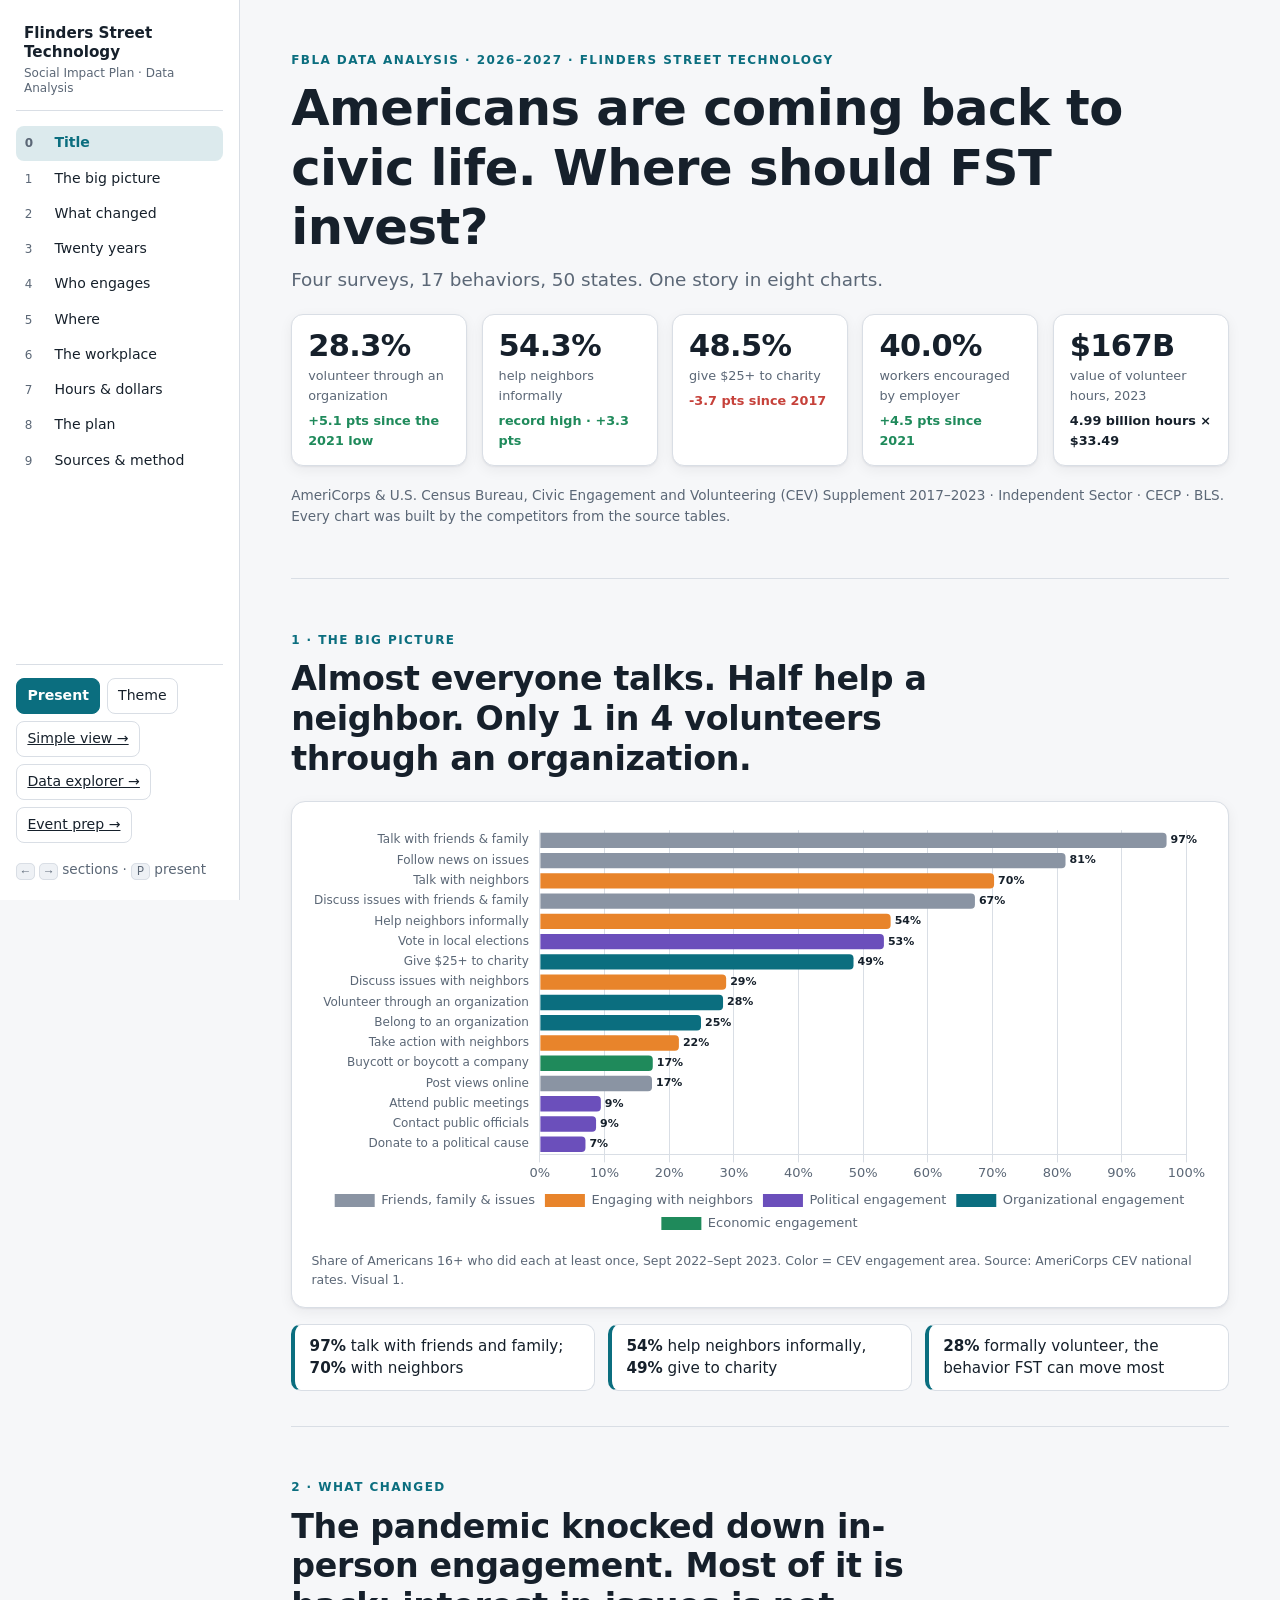
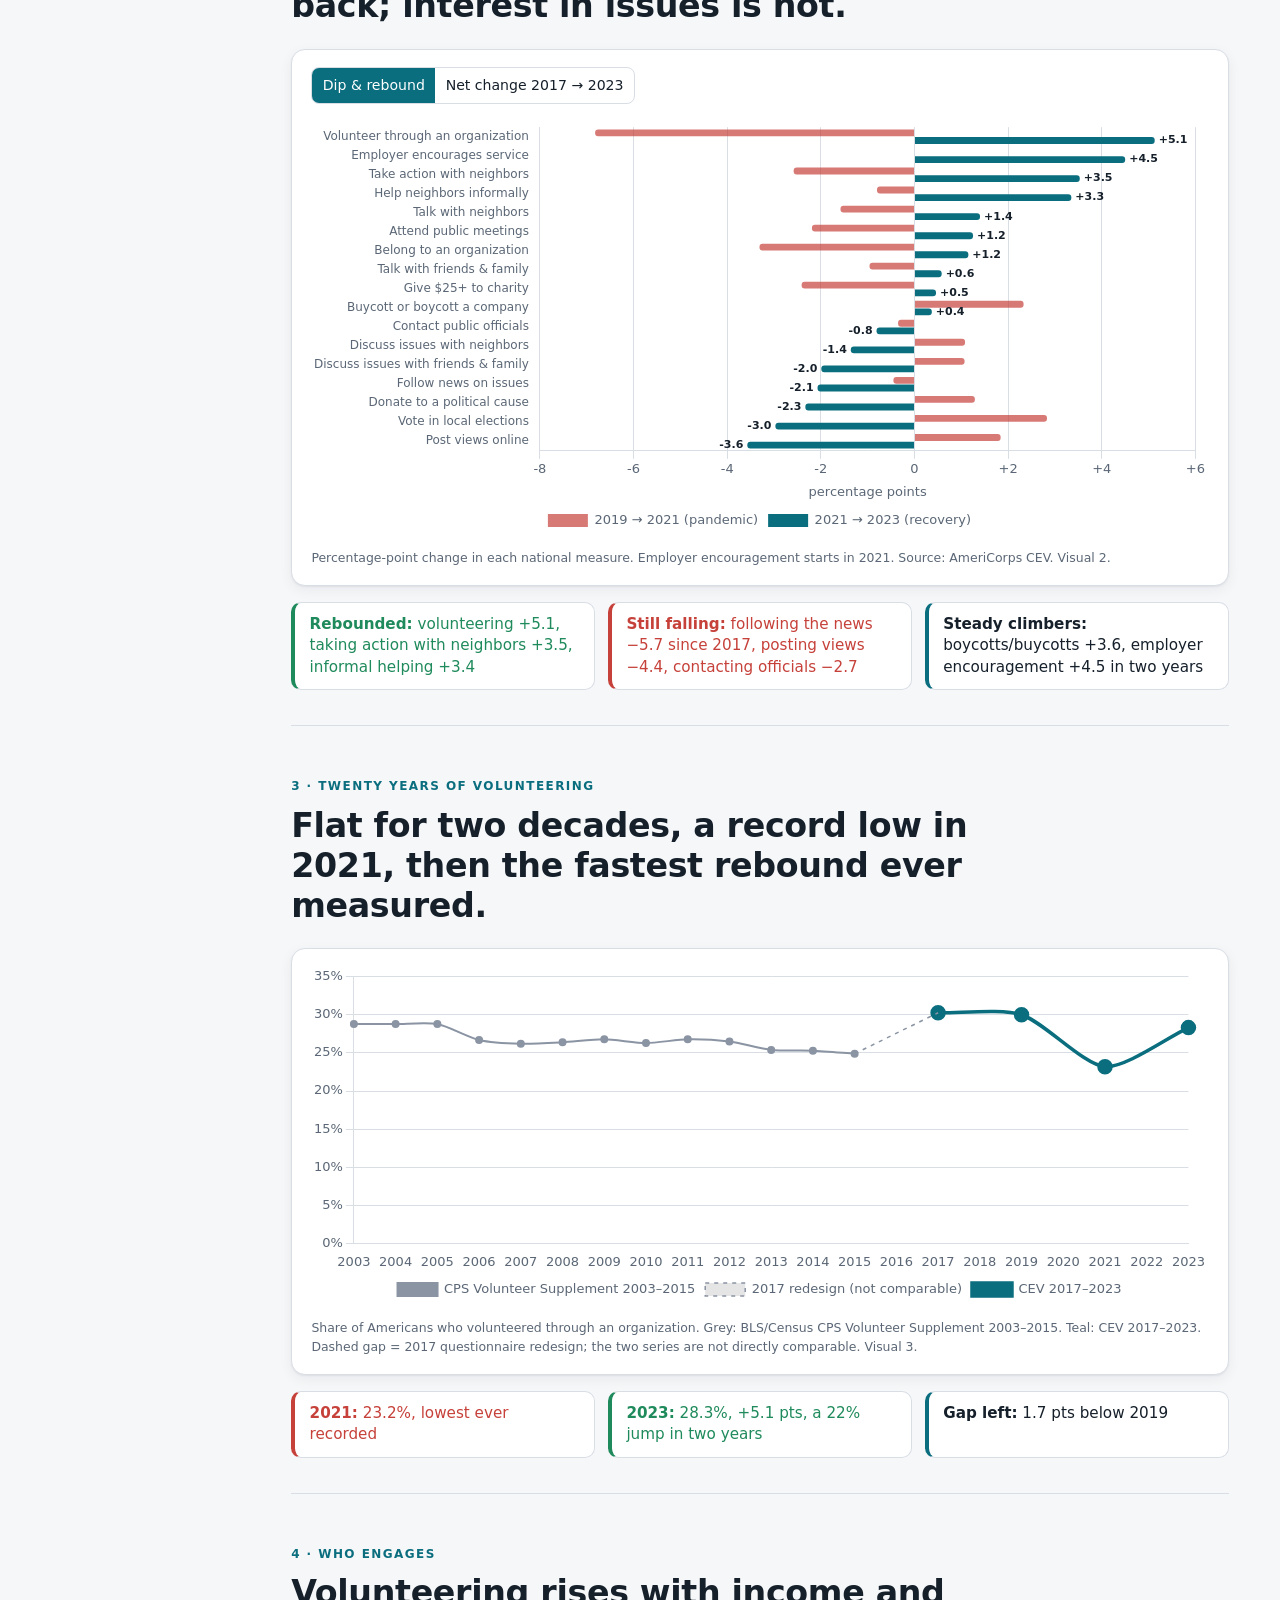
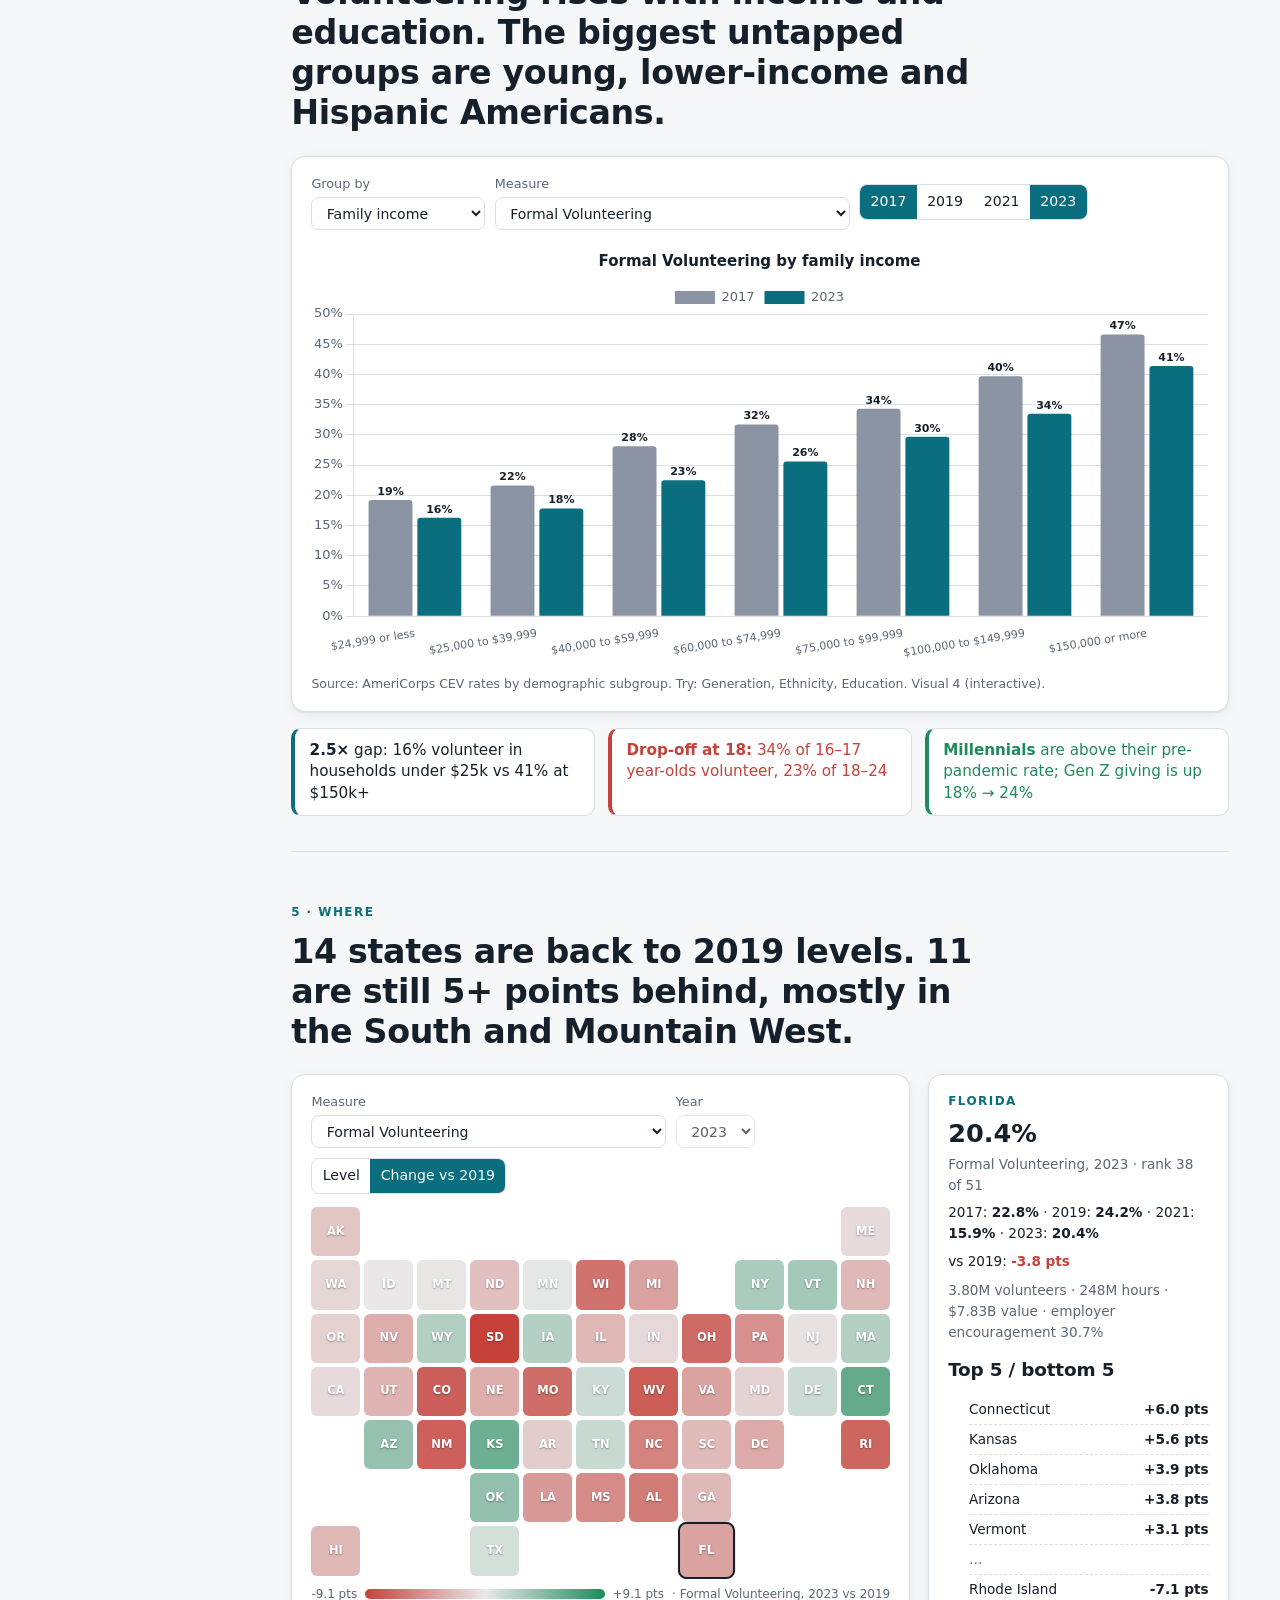
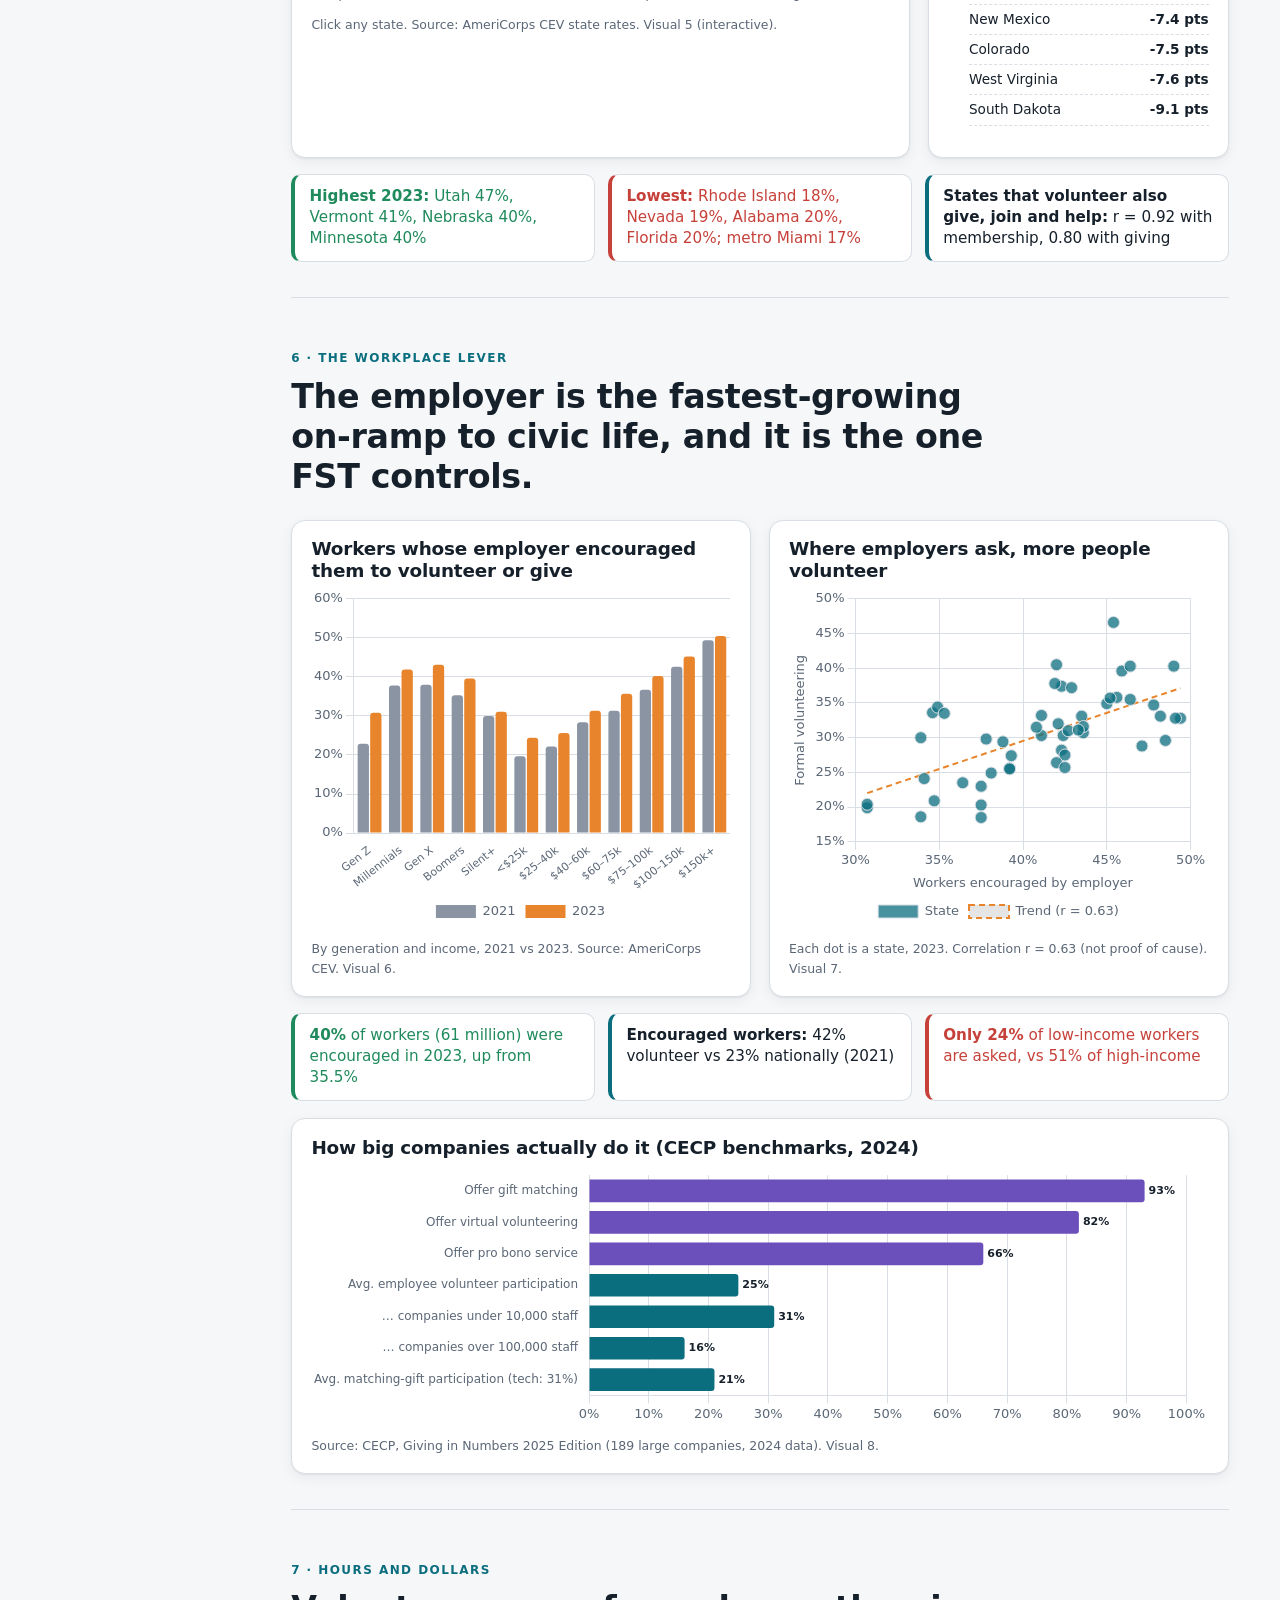
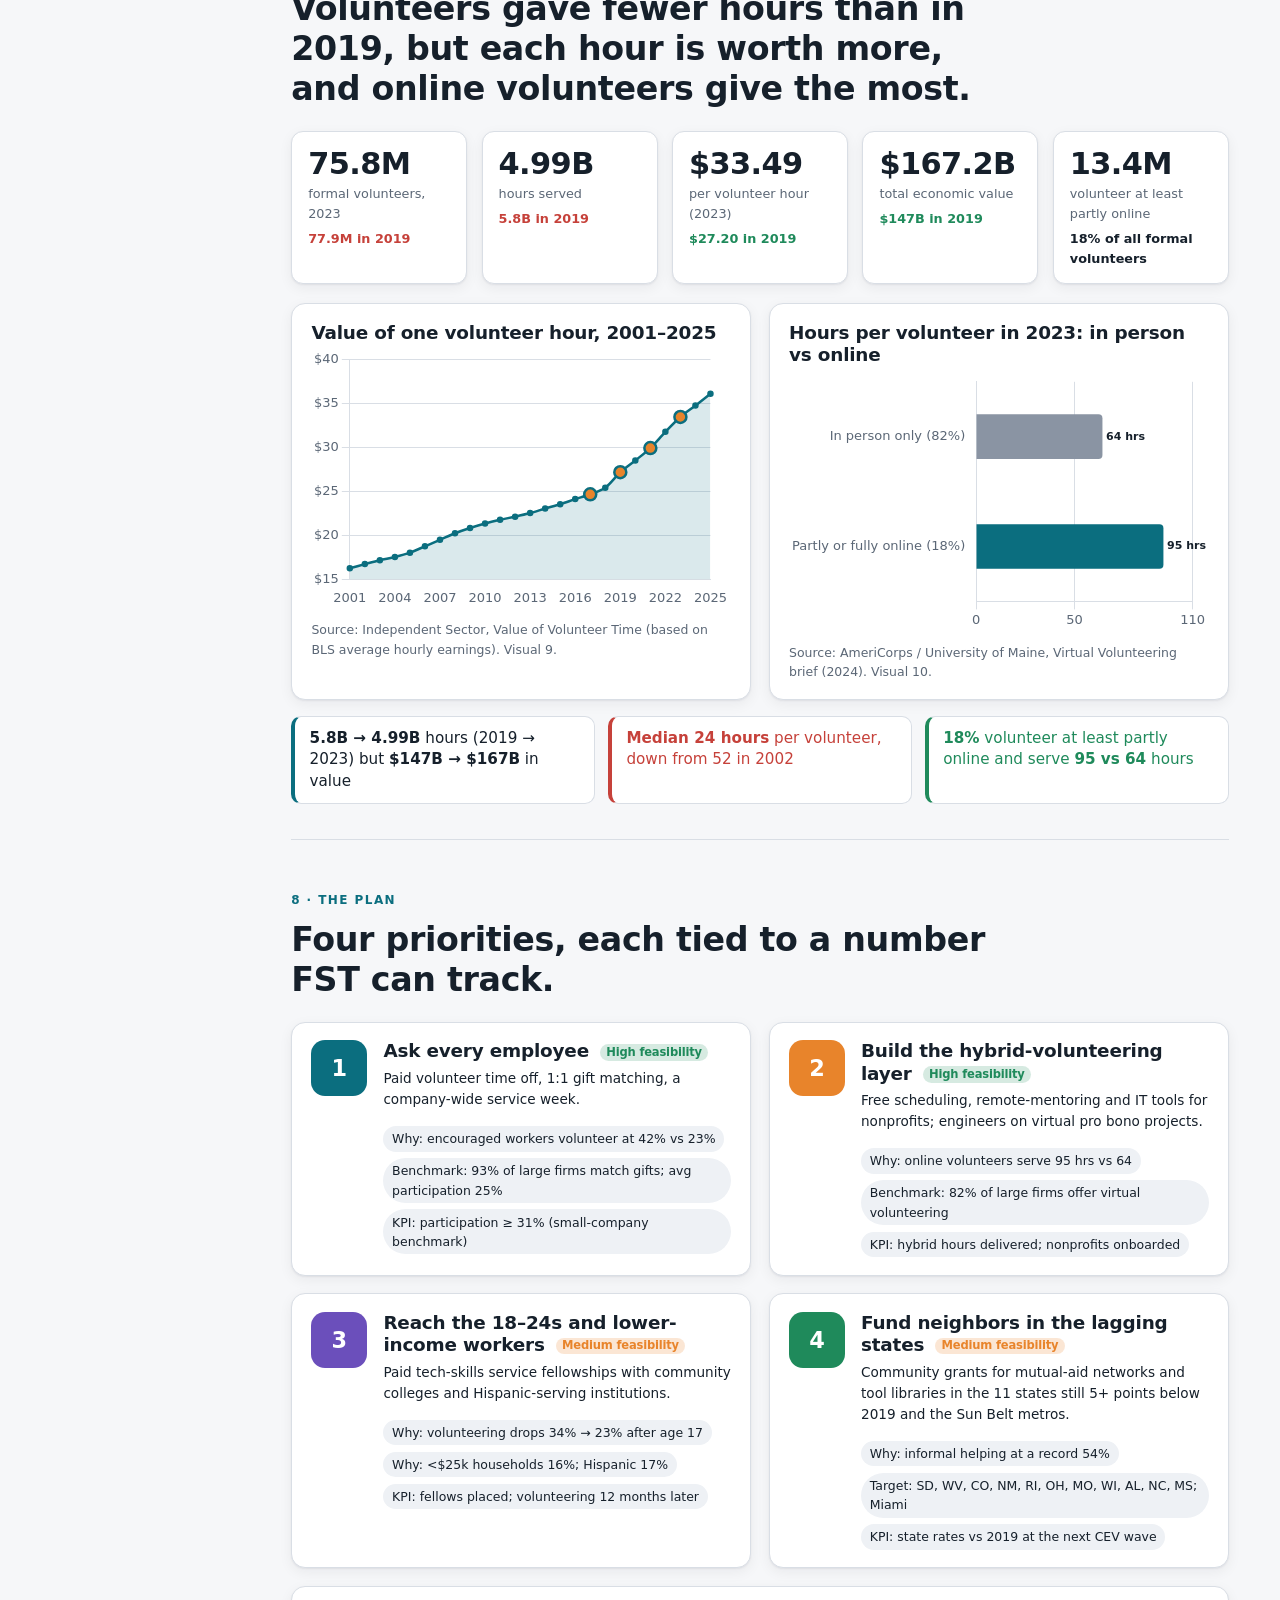
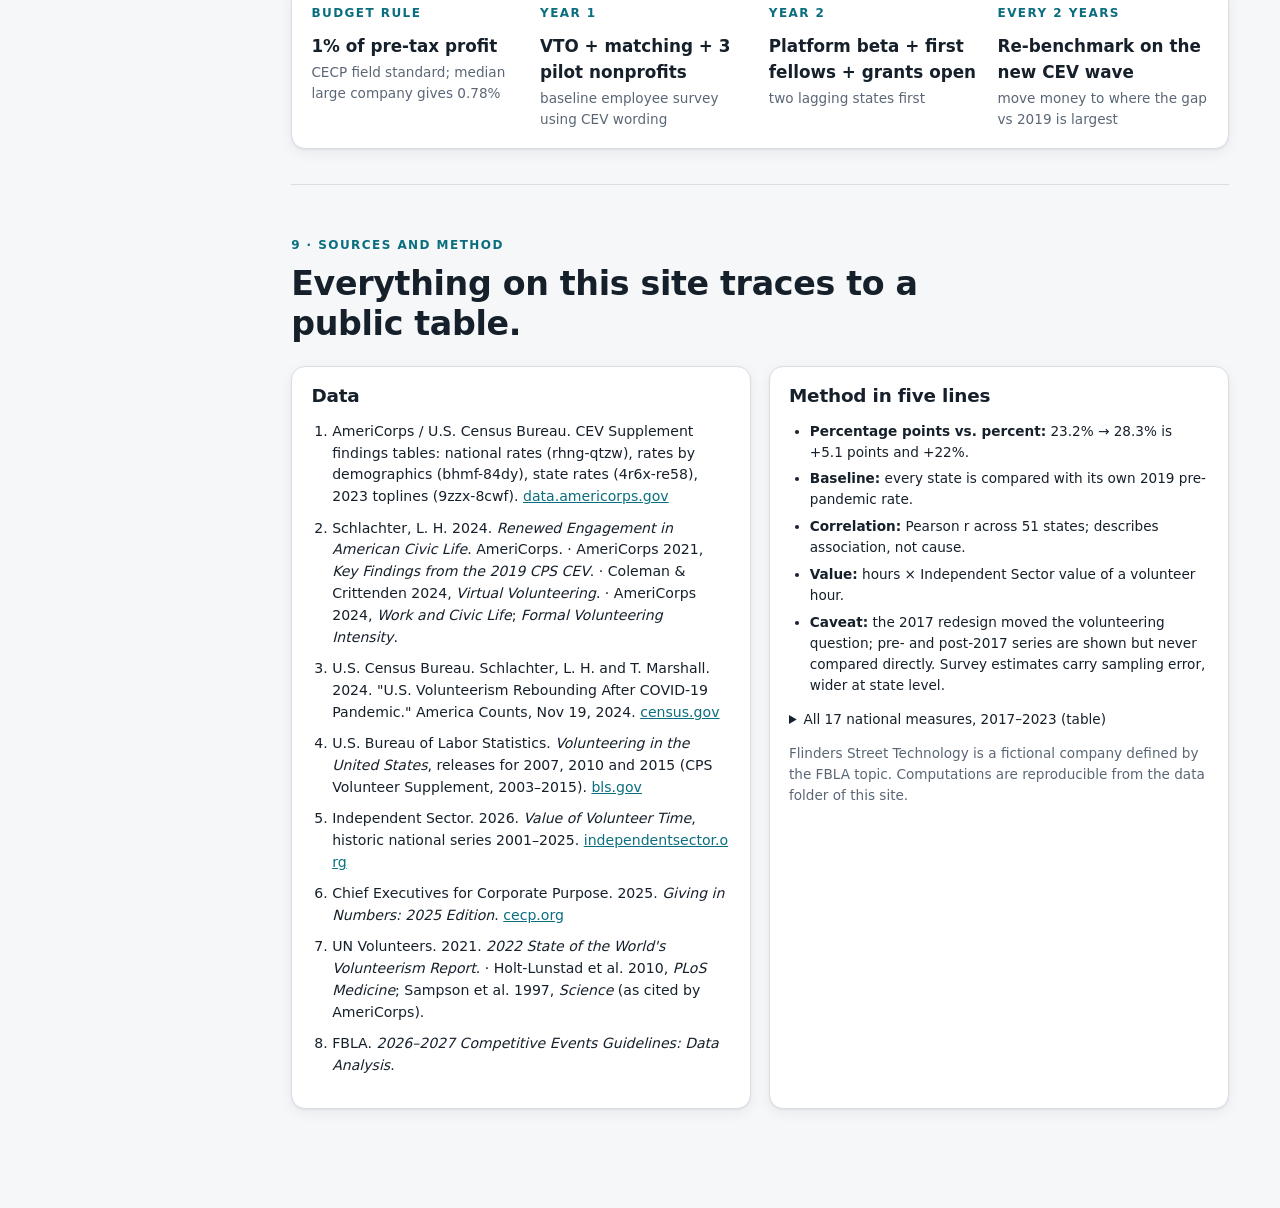
<file: story.html>
<!DOCTYPE html>
<html lang="en">
<head>
<meta charset="utf-8">
<meta name="viewport" content="width=device-width, initial-scale=1">
<title>Civic Engagement Analysis</title>
<meta name="description" content="FBLA Data Analysis 2026–27: a visual story of how Americans volunteer, help and give (CEV 2017–2023) and what Flinders Street Technology should prioritize.">
<link rel="stylesheet" href="styles.css">
<script src="vendor/chart.umd.min.js"></script>
<script src="data/cev-data.js"></script>
</head>
<body>
<div class="topbar"><button id="menuBtn" aria-label="Open navigation">☰</button><b>Civic Engagement Analysis</b><button id="presentBtn2" class="ghost">Present</button></div>
<div class="layout">
  <aside class="sidebar" id="sidebar">
    <div class="brand">Flinders Street Technology<span>Social Impact Plan · Data Analysis</span></div>
    <nav class="nav" id="nav">
      <a href="#title"><span class="n">0</span>Title</a>
      <a href="#picture"><span class="n">1</span>The big picture</a>
      <a href="#changed"><span class="n">2</span>What changed</a>
      <a href="#twenty"><span class="n">3</span>Twenty years</a>
      <a href="#who"><span class="n">4</span>Who engages</a>
      <a href="#where"><span class="n">5</span>Where</a>
      <a href="#work"><span class="n">6</span>The workplace</a>
      <a href="#value"><span class="n">7</span>Hours &amp; dollars</a>
      <a href="#plan"><span class="n">8</span>The plan</a>
      <a href="#sources"><span class="n">9</span>Sources &amp; method</a>
    </nav>
    <div class="tools">
      <button id="presentBtn" class="primary" title="Fullscreen, one section per screen (P)">Present</button>
      <button id="themeBtn" title="Toggle light/dark">Theme</button>
      <a class="btn" href="index.html">Simple view →</a><a class="btn" href="explore.html">Data explorer →</a><a class="btn" href="prep.html">Event prep →</a>
    </div>
    <p class="small muted" style="margin:.6rem 0 0"><span class="kbd">←</span> <span class="kbd">→</span> sections · <span class="kbd">P</span> present</p>
  </aside>

  <main class="main">

  <!-- 0 TITLE -->
  <section class="slide" id="title">
    <div class="kicker">FBLA Data Analysis · 2026–2027 · Flinders Street Technology</div>
    <h1>Americans are coming back to civic life. Where should FST invest?</h1>
    <p class="lead">Four surveys, 17 behaviors, 50 states. One story in eight charts.</p>
    <div class="tiles" id="heroTiles"></div>
    <p class="small muted">AmeriCorps &amp; U.S. Census Bureau, Civic Engagement and Volunteering (CEV) Supplement 2017–2023 · Independent Sector · CECP · BLS. Every chart was built by the competitors from the source tables.</p>
  </section>

  <!-- 1 BIG PICTURE -->
  <section class="slide" id="picture">
    <div class="section-head">
      <div class="kicker">1 · The big picture</div>
      <h2>Almost everyone talks. Half help a neighbor. Only 1 in 4 volunteers through an organization.</h2>
    </div>
    <div class="card">
      <div class="chart-wrap tall"><canvas id="chPicture"></canvas></div>
      <div class="caption">Share of Americans 16+ who did each at least once, Sept 2022–Sept 2023. Color = CEV engagement area. Source: AmeriCorps CEV national rates. Visual 1.</div>
    </div>
    <div class="takeaways">
      <div class="tk"><b>97%</b> talk with friends and family; <b>70%</b> with neighbors</div>
      <div class="tk"><b>54%</b> help neighbors informally, <b>49%</b> give to charity</div>
      <div class="tk"><b>28%</b> formally volunteer, the behavior FST can move most</div>
    </div>
  </section>

  <!-- 2 WHAT CHANGED -->
  <section class="slide" id="changed">
    <div class="section-head">
      <div class="kicker">2 · What changed</div>
      <h2>The pandemic knocked down in-person engagement. Most of it is back; interest in issues is not.</h2>
    </div>
    <div class="card">
      <div class="controls"><div class="seg" id="chgMode"><button data-m="dip" class="on">Dip &amp; rebound</button><button data-m="net">Net change 2017 → 2023</button></div></div>
      <div class="chart-wrap tall"><canvas id="chChanged"></canvas></div>
      <div class="caption">Percentage-point change in each national measure. Employer encouragement starts in 2021. Source: AmeriCorps CEV. Visual 2.</div>
    </div>
    <div class="takeaways">
      <div class="tk up"><b>Rebounded:</b> volunteering +5.1, taking action with neighbors +3.5, informal helping +3.4</div>
      <div class="tk down"><b>Still falling:</b> following the news −5.7 since 2017, posting views −4.4, contacting officials −2.7</div>
      <div class="tk"><b>Steady climbers:</b> boycotts/buycotts +3.6, employer encouragement +4.5 in two years</div>
    </div>
  </section>

  <!-- 3 TWENTY YEARS -->
  <section class="slide" id="twenty">
    <div class="section-head">
      <div class="kicker">3 · Twenty years of volunteering</div>
      <h2>Flat for two decades, a record low in 2021, then the fastest rebound ever measured.</h2>
    </div>
    <div class="card">
      <div class="chart-wrap"><canvas id="chLong"></canvas></div>
      <div class="caption">Share of Americans who volunteered through an organization. Grey: BLS/Census CPS Volunteer Supplement 2003–2015. Teal: CEV 2017–2023. Dashed gap = 2017 questionnaire redesign; the two series are not directly comparable. Visual 3.</div>
    </div>
    <div class="takeaways">
      <div class="tk down"><b>2021:</b> 23.2%, lowest ever recorded</div>
      <div class="tk up"><b>2023:</b> 28.3%, +5.1 pts, a 22% jump in two years</div>
      <div class="tk"><b>Gap left:</b> 1.7 pts below 2019</div>
    </div>
  </section>

  <!-- 4 WHO -->
  <section class="slide" id="who">
    <div class="section-head">
      <div class="kicker">4 · Who engages</div>
      <h2>Volunteering rises with income and education. The biggest untapped groups are young, lower-income and Hispanic Americans.</h2>
    </div>
    <div class="card">
      <div class="controls">
        <label>Group by<select id="demoCat"></select></label>
        <label>Measure<select id="demoMeasure"></select></label>
        <div class="seg" id="demoYears"></div>
      </div>
      <div class="chart-wrap tall"><canvas id="chDemo"></canvas></div>
      <div class="caption">Source: AmeriCorps CEV rates by demographic subgroup. Try: Generation, Ethnicity, Education. Visual 4 (interactive).</div>
    </div>
    <div class="takeaways">
      <div class="tk"><b>2.5×</b> gap: 16% volunteer in households under $25k vs 41% at $150k+</div>
      <div class="tk down"><b>Drop-off at 18:</b> 34% of 16–17 year-olds volunteer, 23% of 18–24</div>
      <div class="tk up"><b>Millennials</b> are above their pre-pandemic rate; Gen Z giving is up 18% → 24%</div>
    </div>
  </section>

  <!-- 5 WHERE -->
  <section class="slide" id="where">
    <div class="section-head">
      <div class="kicker">5 · Where</div>
      <h2>14 states are back to 2019 levels. 11 are still 5+ points behind, mostly in the South and Mountain West.</h2>
    </div>
    <div class="grid cols-3">
      <div class="card span-2">
        <div class="controls">
          <label>Measure<select id="mapMeasure"></select></label>
          <label>Year<select id="mapYear"></select></label>
          <div class="seg" id="mapMode"><button data-mode="level">Level</button><button data-mode="change" class="on">Change vs 2019</button></div>
        </div>
        <div class="tilemap" id="tilemap" role="img" aria-label="Tile map of U.S. states"></div>
        <div class="legend" id="mapLegend"></div>
        <div class="caption">Click any state. Source: AmeriCorps CEV state rates. Visual 5 (interactive).</div>
      </div>
      <div class="card">
        <div id="stateDetail" class="state-detail"></div>
        <h3 style="margin-top:1rem">Top 5 / bottom 5</h3>
        <ol class="rank-list" id="rankList"></ol>
      </div>
    </div>
    <div class="takeaways">
      <div class="tk up"><b>Highest 2023:</b> Utah 47%, Vermont 41%, Nebraska 40%, Minnesota 40%</div>
      <div class="tk down"><b>Lowest:</b> Rhode Island 18%, Nevada 19%, Alabama 20%, Florida 20%; metro Miami 17%</div>
      <div class="tk"><b>States that volunteer also give, join and help:</b> r = 0.92 with membership, 0.80 with giving</div>
    </div>
  </section>

  <!-- 6 WORK -->
  <section class="slide" id="work">
    <div class="section-head">
      <div class="kicker">6 · The workplace lever</div>
      <h2>The employer is the fastest-growing on-ramp to civic life, and it is the one FST controls.</h2>
    </div>
    <div class="grid cols-2">
      <div class="card">
        <h3>Workers whose employer encouraged them to volunteer or give</h3>
        <div class="chart-wrap"><canvas id="chWork"></canvas></div>
        <div class="caption">By generation and income, 2021 vs 2023. Source: AmeriCorps CEV. Visual 6.</div>
      </div>
      <div class="card">
        <h3>Where employers ask, more people volunteer</h3>
        <div class="chart-wrap"><canvas id="chScatter"></canvas></div>
        <div class="caption">Each dot is a state, 2023. Correlation r = 0.63 (not proof of cause). Visual 7.</div>
      </div>
    </div>
    <div class="takeaways">
      <div class="tk up"><b>40%</b> of workers (61 million) were encouraged in 2023, up from 35.5%</div>
      <div class="tk"><b>Encouraged workers:</b> 42% volunteer vs 23% nationally (2021)</div>
      <div class="tk down"><b>Only 24%</b> of low-income workers are asked, vs 51% of high-income</div>
    </div>
    <div class="card" style="margin-top:1.1rem">
      <h3>How big companies actually do it (CECP benchmarks, 2024)</h3>
      <div class="chart-wrap short"><canvas id="chCecp"></canvas></div>
      <div class="caption">Source: CECP, Giving in Numbers 2025 Edition (189 large companies, 2024 data). Visual 8.</div>
    </div>
  </section>

  <!-- 7 VALUE -->
  <section class="slide" id="value">
    <div class="section-head">
      <div class="kicker">7 · Hours and dollars</div>
      <h2>Volunteers gave fewer hours than in 2019, but each hour is worth more, and online volunteers give the most.</h2>
    </div>
    <div class="tiles" id="valueTiles"></div>
    <div class="grid cols-2">
      <div class="card">
        <h3>Value of one volunteer hour, 2001–2025</h3>
        <div class="chart-wrap short"><canvas id="chHourValue"></canvas></div>
        <div class="caption">Source: Independent Sector, Value of Volunteer Time (based on BLS average hourly earnings). Visual 9.</div>
      </div>
      <div class="card">
        <h3>Hours per volunteer in 2023: in person vs online</h3>
        <div class="chart-wrap short"><canvas id="chVirtual"></canvas></div>
        <div class="caption">Source: AmeriCorps / University of Maine, Virtual Volunteering brief (2024). Visual 10.</div>
      </div>
    </div>
    <div class="takeaways">
      <div class="tk"><b>5.8B → 4.99B</b> hours (2019 → 2023) but <b>$147B → $167B</b> in value</div>
      <div class="tk down"><b>Median 24 hours</b> per volunteer, down from 52 in 2002</div>
      <div class="tk up"><b>18%</b> volunteer at least partly online and serve <b>95 vs 64</b> hours</div>
    </div>
  </section>

  <!-- 8 PLAN -->
  <section class="slide" id="plan">
    <div class="section-head">
      <div class="kicker">8 · The plan</div>
      <h2>Four priorities, each tied to a number FST can track.</h2>
    </div>
    <div class="grid cols-2">
      <div class="card rec">
        <div class="num">1</div>
        <div>
          <h3>Ask every employee <span class="pill high">High feasibility</span></h3>
          <p class="small">Paid volunteer time off, 1:1 gift matching, a company-wide service week.</p>
          <div class="chips"><span class="chip">Why: encouraged workers volunteer at 42% vs 23%</span><span class="chip">Benchmark: 93% of large firms match gifts; avg participation 25%</span><span class="chip">KPI: participation ≥ 31% (small-company benchmark)</span></div>
        </div>
      </div>
      <div class="card rec two">
        <div class="num">2</div>
        <div>
          <h3>Build the hybrid-volunteering layer <span class="pill high">High feasibility</span></h3>
          <p class="small">Free scheduling, remote-mentoring and IT tools for nonprofits; engineers on virtual pro bono projects.</p>
          <div class="chips"><span class="chip">Why: online volunteers serve 95 hrs vs 64</span><span class="chip">Benchmark: 82% of large firms offer virtual volunteering</span><span class="chip">KPI: hybrid hours delivered; nonprofits onboarded</span></div>
        </div>
      </div>
      <div class="card rec three">
        <div class="num">3</div>
        <div>
          <h3>Reach the 18–24s and lower-income workers <span class="pill med">Medium feasibility</span></h3>
          <p class="small">Paid tech-skills service fellowships with community colleges and Hispanic-serving institutions.</p>
          <div class="chips"><span class="chip">Why: volunteering drops 34% → 23% after age 17</span><span class="chip">Why: &lt;$25k households 16%; Hispanic 17%</span><span class="chip">KPI: fellows placed; volunteering 12 months later</span></div>
        </div>
      </div>
      <div class="card rec four">
        <div class="num">4</div>
        <div>
          <h3>Fund neighbors in the lagging states <span class="pill med">Medium feasibility</span></h3>
          <p class="small">Community grants for mutual-aid networks and tool libraries in the 11 states still 5+ points below 2019 and the Sun Belt metros.</p>
          <div class="chips"><span class="chip">Why: informal helping at a record 54%</span><span class="chip">Target: SD, WV, CO, NM, RI, OH, MO, WI, AL, NC, MS; Miami</span><span class="chip">KPI: state rates vs 2019 at the next CEV wave</span></div>
        </div>
      </div>
    </div>
    <div class="card" style="margin-top:1.1rem">
      <div class="grid cols-4 budget">
        <div><div class="kicker">Budget rule</div><b>1% of pre-tax profit</b><div class="small muted">CECP field standard; median large company gives 0.78%</div></div>
        <div><div class="kicker">Year 1</div><b>VTO + matching + 3 pilot nonprofits</b><div class="small muted">baseline employee survey using CEV wording</div></div>
        <div><div class="kicker">Year 2</div><b>Platform beta + first fellows + grants open</b><div class="small muted">two lagging states first</div></div>
        <div><div class="kicker">Every 2 years</div><b>Re-benchmark on the new CEV wave</b><div class="small muted">move money to where the gap vs 2019 is largest</div></div>
      </div>
    </div>
  </section>

  <!-- 9 SOURCES -->
  <section class="slide" id="sources">
    <div class="section-head">
      <div class="kicker">9 · Sources and method</div>
      <h2>Everything on this site traces to a public table.</h2>
    </div>
    <div class="grid cols-2">
      <div class="card">
        <h3>Data</h3>
        <ol class="sources small">
          <li>AmeriCorps / U.S. Census Bureau. CEV Supplement findings tables: national rates (rhng-qtzw), rates by demographics (bhmf-84dy), state rates (4r6x-re58), 2023 toplines (9zzx-8cwf). <a href="https://data.americorps.gov/stories/s/62w6-z7xa">data.americorps.gov</a></li>
          <li>Schlachter, L. H. 2024. <i>Renewed Engagement in American Civic Life</i>. AmeriCorps. · AmeriCorps 2021, <i>Key Findings from the 2019 CPS CEV</i>. · Coleman &amp; Crittenden 2024, <i>Virtual Volunteering</i>. · AmeriCorps 2024, <i>Work and Civic Life</i>; <i>Formal Volunteering Intensity</i>.</li>
          <li>U.S. Census Bureau. Schlachter, L. H. and T. Marshall. 2024. "U.S. Volunteerism Rebounding After COVID-19 Pandemic." America Counts, Nov 19, 2024. <a href="https://www.census.gov/library/stories/2024/11/civic-engagement-and-volunteerism.html">census.gov</a></li>
          <li>U.S. Bureau of Labor Statistics. <i>Volunteering in the United States</i>, releases for 2007, 2010 and 2015 (CPS Volunteer Supplement, 2003–2015). <a href="https://www.bls.gov/news.release/volun.nr0.htm">bls.gov</a></li>
          <li>Independent Sector. 2026. <i>Value of Volunteer Time</i>, historic national series 2001–2025. <a href="https://independentsector.org/resource/value-of-volunteer-time/">independentsector.org</a></li>
          <li>Chief Executives for Corporate Purpose. 2025. <i>Giving in Numbers: 2025 Edition</i>. <a href="https://cecp.org/home/resources/giving-in-numbers/">cecp.org</a></li>
          <li>UN Volunteers. 2021. <i>2022 State of the World's Volunteerism Report</i>. · Holt-Lunstad et al. 2010, <i>PLoS Medicine</i>; Sampson et al. 1997, <i>Science</i> (as cited by AmeriCorps).</li>
          <li>FBLA. <i>2026–2027 Competitive Events Guidelines: Data Analysis</i>.</li>
        </ol>
      </div>
      <div class="card">
        <h3>Method in five lines</h3>
        <ul class="small">
          <li><b>Percentage points vs. percent:</b> 23.2% → 28.3% is +5.1 points and +22%.</li>
          <li><b>Baseline:</b> every state is compared with its own 2019 pre-pandemic rate.</li>
          <li><b>Correlation:</b> Pearson r across 51 states; describes association, not cause.</li>
          <li><b>Value:</b> hours × Independent Sector value of a volunteer hour.</li>
          <li><b>Caveat:</b> the 2017 redesign moved the volunteering question; pre- and post-2017 series are shown but never compared directly. Survey estimates carry sampling error, wider at state level.</li>
        </ul>
        <details class="small" style="margin-top:.6rem"><summary>All 17 national measures, 2017–2023 (table)</summary><div class="table-scroll" style="margin-top:.6rem"><table id="natTable"></table></div></details>
        <p class="small muted" style="margin:.8rem 0 0">Flinders Street Technology is a fictional company defined by the FBLA topic. Computations are reproducible from the data folder of this site.</p>
      </div>
    </div>
  </section>

  </main>
</div>
<script src="app.js"></script>
</body>
</html>
</file>
<file: styles.css>
/* ---------- Design tokens ---------- */
:root {
  --bg: #f6f7f9;
  --surface: #ffffff;
  --surface-2: #eef1f5;
  --text: #16202b;
  --muted: #5b6776;
  --line: #d9dee5;
  --accent: #0b6e7f;        /* teal: primary */
  --accent-2: #e8842b;      /* amber: secondary / highlight */
  --accent-3: #6b4fbb;      /* violet: tertiary */
  --pos: #1f8a5b;
  --neg: #c6413a;
  --neutral: #8a94a3;
  --shadow: 0 1px 2px rgba(16,24,40,.06), 0 4px 14px rgba(16,24,40,.06);
  --radius: 14px;
  --sidebar-w: 240px;
  --font: "Inter", "Segoe UI", system-ui, -apple-system, Helvetica, Arial, sans-serif;
  color-scheme: light;
}
@media (prefers-color-scheme: dark) {
  :root:not([data-theme="light"]) {
    --bg: #0f141a; --surface: #161d25; --surface-2: #1e2731; --text: #e7ecf2; --muted: #9aa7b6; --line: #2a3542;
    --accent: #3fb6c9; --accent-2: #f2a35a; --accent-3: #a48ff0; --pos: #3dc27f; --neg: #ef6b63; --neutral: #7f8a99;
    --shadow: 0 1px 2px rgba(0,0,0,.4), 0 4px 14px rgba(0,0,0,.35); color-scheme: dark;
  }
}
:root[data-theme="dark"] {
  --bg: #0f141a; --surface: #161d25; --surface-2: #1e2731; --text: #e7ecf2; --muted: #9aa7b6; --line: #2a3542;
  --accent: #3fb6c9; --accent-2: #f2a35a; --accent-3: #a48ff0; --pos: #3dc27f; --neg: #ef6b63; --neutral: #7f8a99;
  --shadow: 0 1px 2px rgba(0,0,0,.4), 0 4px 14px rgba(0,0,0,.35); color-scheme: dark;
}

/* ---------- Base ---------- */
* { box-sizing: border-box; }
html { scroll-behavior: smooth; }
body { margin: 0; background: var(--bg); color: var(--text); font-family: var(--font); line-height: 1.55; font-size: 16px; }
a { color: var(--accent); }
h1, h2, h3, h4 { line-height: 1.2; margin: 0 0 .5rem; letter-spacing: -.01em; }
h1 { font-size: clamp(2rem, 4vw, 3.1rem); font-weight: 800; }
h2 { font-size: clamp(1.5rem, 2.6vw, 2.1rem); font-weight: 800; }
h3 { font-size: 1.15rem; font-weight: 700; }
p { margin: 0 0 1rem; }
.kicker { text-transform: uppercase; letter-spacing: .12em; font-size: .75rem; font-weight: 700; color: var(--accent); margin-bottom: .6rem; }
.lead { font-size: 1.15rem; color: var(--muted); max-width: 62ch; }
.muted { color: var(--muted); }
.small { font-size: .85rem; }
code { background: var(--surface-2); padding: .1em .35em; border-radius: 5px; font-size: .9em; }
ul, ol { padding-left: 1.3rem; }
li { margin-bottom: .35rem; }

/* ---------- Layout ---------- */
.layout { display: grid; grid-template-columns: var(--sidebar-w) 1fr; min-height: 100vh; }
.sidebar { position: sticky; top: 0; height: 100vh; overflow-y: auto; background: var(--surface); border-right: 1px solid var(--line); padding: 1.2rem 1rem; display: flex; flex-direction: column; gap: .4rem; }
.brand { font-weight: 800; font-size: .95rem; line-height: 1.25; padding: .3rem .5rem .9rem; border-bottom: 1px solid var(--line); margin-bottom: .5rem; }
.brand span { display: block; font-weight: 500; color: var(--muted); font-size: .75rem; margin-top: .25rem; }
.nav a { display: flex; gap: .55rem; align-items: baseline; padding: .42rem .55rem; border-radius: 8px; color: var(--text); text-decoration: none; font-size: .88rem; }
.nav a .n { color: var(--muted); font-variant-numeric: tabular-nums; font-size: .75rem; width: 1.3rem; }
.nav a:hover { background: var(--surface-2); }
.nav a.active { background: color-mix(in srgb, var(--accent) 14%, transparent); color: var(--accent); font-weight: 700; }
.sidebar .tools { margin-top: auto; display: flex; flex-wrap: wrap; gap: .4rem; padding-top: .8rem; border-top: 1px solid var(--line); }
.main { padding: 0 clamp(16px, 4vw, 56px) 4rem; max-width: 1180px; width: 100%; }
section.slide { padding: 3.2rem 0 2.2rem; border-bottom: 1px solid var(--line); scroll-margin-top: 1rem; }
section.slide:last-of-type { border-bottom: 0; }
.section-head { margin-bottom: 1.4rem; max-width: 72ch; }

.grid { display: grid; gap: 1.1rem; }
.grid.cols-2 { grid-template-columns: repeat(2, minmax(0, 1fr)); }
.grid.cols-3 { grid-template-columns: repeat(3, minmax(0, 1fr)); }
.grid.cols-4 { grid-template-columns: repeat(4, minmax(0, 1fr)); }
.span-2 { grid-column: span 2; }
@media (max-width: 980px) { .grid.cols-4 { grid-template-columns: repeat(2, 1fr); } .grid.cols-3 { grid-template-columns: repeat(2, 1fr); } }
@media (max-width: 720px) { .grid.cols-2, .grid.cols-3, .grid.cols-4 { grid-template-columns: 1fr; } .span-2 { grid-column: auto; } }

/* ---------- Components ---------- */
.card { background: var(--surface); border: 1px solid var(--line); border-radius: var(--radius); padding: 1.1rem 1.2rem; box-shadow: var(--shadow); }
.card h3 { margin-bottom: .35rem; }
.card .sub { color: var(--muted); font-size: .85rem; margin-bottom: .8rem; }
.chart-wrap { position: relative; height: 340px; }
.chart-wrap.tall { height: 420px; }
.chart-wrap.short { height: 260px; }
.caption { font-size: .78rem; color: var(--muted); margin-top: .7rem; }
.insight { border-left: 4px solid var(--accent-2); background: color-mix(in srgb, var(--accent-2) 9%, var(--surface)); padding: .8rem 1rem; border-radius: 0 10px 10px 0; margin: 1rem 0; }
.insight strong { color: var(--accent-2); }
.insight.teal { border-color: var(--accent); background: color-mix(in srgb, var(--accent) 9%, var(--surface)); }
.insight.teal strong { color: var(--accent); }
.insight.warn { border-color: var(--neg); background: color-mix(in srgb, var(--neg) 8%, var(--surface)); }
.insight.warn strong { color: var(--neg); }

.tiles { display: grid; grid-template-columns: repeat(auto-fit, minmax(min(170px, 100%), 1fr)); gap: .9rem; margin: 1.2rem 0; }
.tile { background: var(--surface); border: 1px solid var(--line); border-radius: 12px; padding: .9rem 1rem; box-shadow: var(--shadow); }
.tile .v { font-size: 1.9rem; font-weight: 800; letter-spacing: -.02em; line-height: 1.1; font-variant-numeric: tabular-nums; }
.tile .l { font-size: .8rem; color: var(--muted); margin-top: .25rem; }
.tile .d { font-size: .8rem; font-weight: 700; margin-top: .3rem; }
.up { color: var(--pos); } .down { color: var(--neg); }

.controls { display: flex; flex-wrap: wrap; gap: .6rem; align-items: center; margin-bottom: .8rem; }
.controls label { font-size: .8rem; color: var(--muted); display: flex; flex-direction: column; gap: .2rem; }
select, button, .btn { font: inherit; font-size: .88rem; border: 1px solid var(--line); background: var(--surface); color: var(--text); border-radius: 8px; padding: .4rem .65rem; cursor: pointer; }
select:focus, button:focus { outline: 2px solid var(--accent); outline-offset: 1px; }
button.primary, .btn.primary { background: var(--accent); color: #fff; border-color: var(--accent); font-weight: 600; }
button.ghost { background: transparent; }
.seg { display: inline-flex; border: 1px solid var(--line); border-radius: 8px; overflow: hidden; }
.seg button { border: 0; border-radius: 0; background: transparent; }
.seg button.on { background: var(--accent); color: #fff; }

table { border-collapse: collapse; width: 100%; font-size: .88rem; }
th, td { padding: .5rem .6rem; border-bottom: 1px solid var(--line); text-align: left; vertical-align: top; }
th { font-size: .75rem; text-transform: uppercase; letter-spacing: .06em; color: var(--muted); }
td.num, th.num { text-align: right; font-variant-numeric: tabular-nums; }
tr:hover td { background: var(--surface-2); }
.table-scroll { overflow-x: auto; }

/* ---------- Tile map ---------- */
.tilemap { display: grid; grid-template-columns: repeat(11, 1fr); gap: 4px; max-width: 640px; aspect-ratio: 11 / 7; }
.tilemap .t { border-radius: 6px; display: flex; align-items: center; justify-content: center; font-size: .72rem; font-weight: 700; color: #fff; cursor: pointer; position: relative; transition: transform .1s; text-shadow: 0 1px 2px rgba(0,0,0,.35); }
.tilemap .t:hover, .tilemap .t.sel { transform: scale(1.08); outline: 2px solid var(--text); z-index: 2; }
.legend { display: flex; align-items: center; gap: .5rem; font-size: .75rem; color: var(--muted); margin-top: .6rem; }
.legend .bar { flex: 1; height: 10px; border-radius: 5px; max-width: 260px; }
.state-detail { font-size: .9rem; }
.state-detail .big { font-size: 1.6rem; font-weight: 800; }
.rank-list { font-size: .85rem; }
.rank-list li { display: flex; justify-content: space-between; gap: .5rem; margin: 0; padding: .25rem 0; border-bottom: 1px dashed var(--line); }
.rank-list li b { font-variant-numeric: tabular-nums; }

/* ---------- Recommendations ---------- */
.rec { display: grid; grid-template-columns: 56px 1fr; gap: 1rem; }
.rec .num { width: 56px; height: 56px; border-radius: 14px; background: var(--accent); color: #fff; font-weight: 800; font-size: 1.4rem; display: flex; align-items: center; justify-content: center; }
.rec.two .num { background: var(--accent-2); } .rec.three .num { background: var(--accent-3); } .rec.four .num { background: var(--pos); }
.rec dl { display: grid; grid-template-columns: 1fr; gap: .3rem .8rem; margin: .6rem 0 0; font-size: .9rem; }
.rec dt { font-weight: 700; color: var(--muted); font-size: .78rem; text-transform: uppercase; letter-spacing: .05em; padding-top: .15rem; margin-top: .25rem; }
.rec dd { margin: 0; }
.pill { display: inline-block; padding: .12em .55em; border-radius: 999px; font-size: .72rem; font-weight: 700; background: var(--surface-2); color: var(--muted); margin-left: .3rem; vertical-align: middle; }
.pill.high { background: color-mix(in srgb, var(--pos) 18%, transparent); color: var(--pos); }
.pill.med { background: color-mix(in srgb, var(--accent-2) 20%, transparent); color: var(--accent-2); }

.timeline { display: grid; grid-template-columns: repeat(4, 1fr); gap: .8rem; }
.timeline .ph { background: var(--surface-2); border-radius: 10px; padding: .8rem; font-size: .85rem; }
.timeline .ph b { display: block; color: var(--accent); margin-bottom: .3rem; }
@media (max-width: 820px) { .timeline { grid-template-columns: 1fr 1fr; } }
@media (min-width: 1200px) { .rec dl { grid-template-columns: 110px 1fr; } }

.sources li { font-size: .88rem; margin-bottom: .6rem; }
.sources li a { word-break: break-all; }

/* ---------- Presenter / mobile ---------- */
body.present .sidebar { display: none; }
body.present .layout { grid-template-columns: 1fr; }
body.present .main { max-width: 1280px; margin: 0 auto; }
body.present section.slide { min-height: 100vh; display: flex; flex-direction: column; justify-content: center; }
.topbar { display: none; position: sticky; top: 0; z-index: 10; background: var(--surface); border-bottom: 1px solid var(--line); padding: .6rem 16px; align-items: center; gap: .6rem; }
.topbar b { flex: 1; font-size: .9rem; }
@media (max-width: 900px) {
  .layout { grid-template-columns: 1fr; }
  .sidebar { position: fixed; left: 0; top: 0; width: min(300px, 85vw); transform: translateX(-100%); transition: transform .2s; z-index: 20; box-shadow: var(--shadow); }
  .sidebar.open { transform: none; }
  .topbar { display: flex; }
  .main { padding-left: 16px; padding-right: 16px; }
  .chart-wrap { height: 280px; } .chart-wrap.tall { height: 340px; }
  .rec { grid-template-columns: 44px 1fr; } .rec .num { width: 44px; height: 44px; font-size: 1.1rem; }
  .rec dl { grid-template-columns: 1fr; }
}
.kbd { font-family: ui-monospace, SFMono-Regular, Menlo, monospace; font-size: .75rem; background: var(--surface-2); border: 1px solid var(--line); border-radius: 5px; padding: .05em .4em; }
@media print {
  .sidebar, .topbar, .controls, .tools { display: none !important; }
  .layout { grid-template-columns: 1fr; }
  section.slide { break-inside: avoid; page-break-inside: avoid; }
  .card { box-shadow: none; }
}

/* ---------- Visual-first additions ---------- */
.takeaways { display: grid; grid-template-columns: repeat(3, 1fr); gap: .8rem; margin-top: 1rem; }
.tk { background: var(--surface); border: 1px solid var(--line); border-left: 4px solid var(--accent); border-radius: 10px; padding: .7rem .9rem; font-size: .95rem; line-height: 1.4; }
.tk b { font-weight: 800; }
.tk.up { border-left-color: var(--pos); } .tk.up b { color: var(--pos); }
.tk.down { border-left-color: var(--neg); } .tk.down b { color: var(--neg); }
.chips { display: flex; flex-wrap: wrap; gap: .4rem; margin-top: .5rem; }
.chip { font-size: .78rem; background: var(--surface-2); border-radius: 999px; padding: .25em .7em; color: var(--text); }
.budget b { display: block; font-size: 1.05rem; margin: .2rem 0; }
.section-head h2 { max-width: 30ch; }
@media (max-width: 820px) { .takeaways { grid-template-columns: 1fr; } }

/* ---------- Data explorer ---------- */
.xhead { position: sticky; top: 0; z-index: 10; background: var(--surface); border-bottom: 1px solid var(--line); padding: .7rem clamp(16px, 3vw, 40px); display: flex; flex-wrap: wrap; align-items: center; gap: .6rem 1rem; }
.xhead .brand { border: 0; padding: 0; margin: 0; }
.tabs { display: flex; flex-wrap: wrap; gap: .3rem; }
.tabs button { border: 1px solid transparent; background: transparent; padding: .45rem .8rem; border-radius: 999px; font-weight: 600; color: var(--muted); }
.tabs button:hover { background: var(--surface-2); color: var(--text); }
.tabs button.on { background: var(--accent); color: #fff; }
.xhead .right { margin-left: auto; display: flex; gap: .4rem; align-items: center; }
.xmain { padding: 1.2rem clamp(16px, 3vw, 40px) 4rem; max-width: 1400px; margin: 0 auto; }
.view { display: none; } .view.on { display: block; }
.view > h2 { margin-bottom: .2rem; } .view > .lead { margin-bottom: 1rem; font-size: 1rem; }
.sm-grid { display: grid; grid-template-columns: repeat(auto-fill, minmax(230px, 1fr)); gap: .8rem; }
.sm { background: var(--surface); border: 1px solid var(--line); border-radius: 12px; padding: .7rem .8rem .4rem; box-shadow: var(--shadow); cursor: pointer; }
.sm:hover { outline: 2px solid var(--accent); }
.sm .t { font-size: .8rem; font-weight: 700; line-height: 1.2; min-height: 2.4em; }
.sm .row { display: flex; align-items: baseline; gap: .5rem; margin: .2rem 0; }
.sm .v { font-size: 1.5rem; font-weight: 800; letter-spacing: -.02em; }
.sm .d { font-size: .78rem; font-weight: 700; }
.sm .area { font-size: .68rem; color: var(--muted); text-transform: uppercase; letter-spacing: .06em; }
.sm .cw { height: 70px; position: relative; }
.chipbar { display: flex; flex-wrap: wrap; gap: .35rem; margin: .4rem 0 .8rem; }
.chipbar button { border-radius: 999px; padding: .3rem .7rem; font-size: .8rem; border: 1px solid var(--line); background: var(--surface); }
.chipbar button.on { color: #fff; border-color: transparent; }
.heat td.h { text-align: right; font-variant-numeric: tabular-nums; font-weight: 600; }
.heat td.h span { display: inline-block; min-width: 3.6em; padding: .15em .4em; border-radius: 6px; }
th.sortable { cursor: pointer; user-select: none; white-space: nowrap; }
th.sortable:hover { color: var(--accent); }
th.sortable.asc::after { content: " ▲"; } th.sortable.desc::after { content: " ▼"; }
.yearbar { display: flex; align-items: center; gap: .6rem; }
.yearbar input[type=range] { width: 220px; }
.yearbar .yr { font-size: 1.6rem; font-weight: 800; min-width: 3.2ch; }
.cmp { display: flex; flex-wrap: wrap; gap: .3rem; align-items: center; font-size: .82rem; }
.cmp .c { border-radius: 999px; padding: .15em .6em; color: #fff; font-weight: 700; cursor: pointer; }
.toolrow { display: flex; flex-wrap: wrap; gap: .6rem; align-items: center; margin-bottom: .8rem; }
.toolrow input[type=search] { font: inherit; padding: .4rem .6rem; border: 1px solid var(--line); border-radius: 8px; background: var(--surface); color: var(--text); min-width: 220px; }
.sticky-th th { position: sticky; top: 0; background: var(--surface); z-index: 1; }
.tbl-wrap { max-height: 70vh; overflow: auto; }
.note { font-size: .8rem; color: var(--muted); margin: .5rem 0 0; }
@media (max-width: 700px) { .xhead .right { margin-left: 0; } .chart-wrap.tall { height: 360px; } }

.explain { background: color-mix(in srgb, var(--accent) 10%, var(--surface)); border-left: 4px solid var(--accent); border-radius: 0 12px 12px 0; padding: .9rem 1.1rem; margin: .9rem 0; font-size: 1rem; line-height: 1.55; }
.explain b { font-weight: 800; }
.explain .h { font-size: .72rem; text-transform: uppercase; letter-spacing: .1em; color: var(--accent); font-weight: 800; margin-bottom: .3rem; }
.explain ul { margin: .3rem 0 0; padding-left: 1.2rem; } .explain li { margin-bottom: .25rem; }

/* ---------- Simplified explorer ---------- */
body.simple { font-size: 17px; }
body.simple .xhead { padding: .8rem clamp(16px, 3vw, 40px); }
body.simple .tabs button { font-size: .95rem; padding: .5rem 1rem; }
body.simple .view > h2 { font-size: clamp(1.6rem, 3vw, 2.3rem); }
body.simple .view > .lead { max-width: 60ch; font-size: 1.05rem; }
body.simple .explain { font-size: 1.05rem; padding: 1rem 1.2rem; margin: 1rem 0 1.2rem; }
body.simple .explain .h { font-size: .7rem; }
body.simple .toolrow { margin-bottom: 1rem; }
body.simple select { font-size: .95rem; padding: .5rem .7rem; }
body.simple .sm-grid { grid-template-columns: repeat(auto-fill, minmax(250px, 1fr)); }
body.simple .sm .t { font-size: .92rem; min-height: 0; }
body.simple .sm .v { font-size: 1.7rem; }
.sm-area { margin: 1.4rem 0 .6rem; display: flex; align-items: center; gap: .6rem; font-weight: 800; font-size: 1.05rem; }
.sm-area i { width: 12px; height: 12px; border-radius: 3px; display: inline-block; }
.sm-area span { color: var(--muted); font-weight: 500; font-size: .85rem; }
details.numbers { margin: .8rem 0 0; }
details.numbers summary { cursor: pointer; font-weight: 700; color: var(--accent); padding: .5rem 0; list-style: none; }
details.numbers summary::before { content: "▸ "; } details.numbers[open] summary::before { content: "▾ "; }
details.numbers .card { margin-top: .5rem; }
.xfoot { margin-top: 3rem; padding-top: 1rem; border-top: 1px solid var(--line); font-size: .82rem; color: var(--muted); display: flex; flex-wrap: wrap; gap: .6rem 1.5rem; justify-content: space-between; }
.chipbar button.on::after { content: "  ✕"; opacity: .8; }
</file>
<file: simple.css>
/* Simple question-and-answer page — reading view + slideshow Present mode */
body.q { background: #ffffff; color: #15202b; font-size: 18px; }
body.q .qhead { position: sticky; top: 0; z-index: 10; background: #fff; border-bottom: 1px solid #e6e9ee; display: flex; align-items: center; gap: .8rem; padding: .7rem clamp(16px, 4vw, 48px); }
body.q .qhead > div { display: flex; flex-direction: column; line-height: 1.2; }
body.q .qhead > div b { font-size: 1rem; } body.q .qhead > div span { font-size: .72rem; color: #6b7684; }
body.q .qhead nav { display: flex; gap: .2rem; flex-wrap: wrap; margin-left: .5rem; }
body.q .qhead nav a { text-decoration: none; color: #4a5563; font-size: .85rem; padding: .35rem .6rem; border-radius: 999px; }
body.q .qhead nav a:hover, body.q .qhead nav a.on { background: #eef1f5; color: #15202b; }
body.q .qhead .right { margin-left: auto; display: flex; align-items: center; gap: .5rem; flex-shrink: 0; }
body.q .qhead .btn { white-space: nowrap; }
body.q .qhead .ghost { background: transparent; border: 1px solid #cfd5dd; color: #15202b; border-radius: 8px; padding: .4rem .75rem; font: inherit; font-size: .9rem; cursor: pointer; }
body.q .qhead .ghost:hover { background: #eef1f5; }
body.q .qhead .hint { font-size: .72rem; color: #6b7684; white-space: nowrap; }
body.q .qhead .hint kbd { font-family: ui-monospace, SFMono-Regular, Menlo, monospace; font-size: .7rem; background: #f4f6f8; border: 1px solid #e6e9ee; border-radius: 4px; padding: .05em .35em; }
body.q .qmain { max-width: 980px; margin: 0 auto; padding: 1rem clamp(16px, 4vw, 48px) 4rem; }

.qs { padding: 3rem 0 2.5rem; border-bottom: 1px solid #e6e9ee; scroll-margin-top: 4rem; }
.qs:last-of-type { border: 0; }
.qnum { width: 38px; height: 38px; border-radius: 50%; background: #0b6e7f; color: #fff; font-weight: 800; display: flex; align-items: center; justify-content: center; margin-bottom: .7rem; }
.qs h2 { font-size: clamp(1.5rem, 3vw, 2rem); margin-bottom: .4rem; line-height: 1.15; max-width: 22ch; }
.answer { font-size: 1.15rem; line-height: 1.5; max-width: 64ch; margin-bottom: 1.2rem; }
.answer b { color: #0b6e7f; }
.slide-line { display: none; font-size: clamp(1.35rem, 2.6vw, 1.85rem); font-weight: 700; line-height: 1.3; max-width: 28ch; margin: 0 0 1rem; color: #15202b; }
.slide-line em { font-style: normal; color: #0b6e7f; }
.big3 { display: grid; grid-template-columns: repeat(auto-fit, minmax(160px, 1fr)); gap: .8rem; margin: 0 0 1.2rem; }
.big3 div { background: #f4f6f8; border-radius: 12px; padding: .9rem 1rem; }
.big3 b { display: block; font-size: 2rem; font-weight: 800; letter-spacing: -.02em; line-height: 1.1; color: #0b6e7f; }
.big3 span { font-size: .85rem; color: #4a5563; }
body.q .chart-wrap { height: 320px; } body.q .chart-wrap.tall { height: 420px; } body.q .chart-wrap.xl { height: 520px; }
.src { font-size: .8rem; color: #6b7684; margin: .9rem 0 0; line-height: 1.5; }
.onecontrol { margin-bottom: .6rem; font-size: .95rem; display: flex; flex-wrap: wrap; gap: .8rem 1.2rem; align-items: center; }
.onecontrol select { margin-left: .3rem; font-size: 1rem; padding: .25rem .4rem; }
.typekeys { display: flex; flex-wrap: wrap; gap: .55rem 1rem; margin: 0 0 1rem; font-size: .85rem; color: #4a5563; }
.typekeys .tk { display: inline-flex; align-items: center; gap: .4rem; }
.typekeys .tk i { width: 12px; height: 12px; border-radius: 3px; display: inline-block; }
.typekeys .tk.formal i { background: #0b6e7f; }
.typekeys .tk.informal i { background: #e8842b; }
.typekeys .tk.other i { background: #aab3bf; }
.ranks { font-size: .95rem; } .ranks h4 { margin: .2rem 0 .4rem; font-size: .8rem; text-transform: uppercase; letter-spacing: .08em; color: #6b7684; }
.ranks ol { padding-left: 1.3rem; margin: 0 0 1rem; } .ranks li { display: flex; justify-content: space-between; padding: .15rem 0; } .ranks li b { font-variant-numeric: tabular-nums; }
body.q .tilemap .t { font-size: .78rem; }
.qfoot { margin-top: 2rem; font-size: .95rem; }
body.q h3 { font-size: 1rem; margin: 0 0 .4rem; color: #4a5563; }
.type-compare { align-items: start; margin-bottom: .4rem; }
.detail-behaviors { margin-top: 1.2rem; border-top: 1px solid #e6e9ee; padding-top: .8rem; }
.detail-behaviors summary { cursor: pointer; font-size: .95rem; color: #0b6e7f; font-weight: 600; margin-bottom: .6rem; }
.detail-behaviors[open] summary { margin-bottom: .8rem; }
body.q.present .detail-behaviors { display: none !important; }
body.q.present .type-compare { gap: 1.2rem; }
@media (max-width: 820px) { .type-compare { grid-template-columns: 1fr; } }

/* Title slide (first slide in Present mode) */
.qtitle { display: none; }
.qtitle .brand { font-size: clamp(2.4rem, 6vw, 4rem); font-weight: 800; letter-spacing: -.03em; line-height: 1.05; margin: 0 0 .6rem; color: #0b6e7f; }
.qtitle .sub { font-size: clamp(1.1rem, 2.2vw, 1.4rem); color: #4a5563; max-width: 32ch; margin: 0 0 1.5rem; line-height: 1.35; }
.qtitle .pair { display: grid; grid-template-columns: 1fr 1fr; gap: 1rem; max-width: 720px; }
.qtitle .pair div { background: #f4f6f8; border-radius: 14px; padding: 1.1rem 1.2rem; border-left: 6px solid #0b6e7f; }
.qtitle .pair div.inf { border-left-color: #e8842b; }
.qtitle .pair b { display: block; font-size: 2.2rem; color: #0b6e7f; }
.qtitle .pair .inf b { color: #c86a14; }
.qtitle .pair span { color: #4a5563; font-size: 1rem; }
.qtitle .keys { margin-top: 2rem; font-size: .95rem; color: #6b7684; }
.qtitle .keys kbd { font-family: ui-monospace, Menlo, monospace; background: #f4f6f8; border: 1px solid #e6e9ee; border-radius: 5px; padding: .1em .45em; }

.slide-count { display: none; position: fixed; bottom: 1rem; right: 1.2rem; z-index: 20; background: rgba(255,255,255,.92); border: 1px solid #e6e9ee; border-radius: 999px; padding: .35rem .8rem; font-size: .85rem; font-weight: 700; color: #4a5563; }

/* ---------- Present / slideshow mode ---------- */
body.q.present { overflow: hidden; height: 100vh; }
body.q.present .qhead nav,
body.q.present .qhead .btn.explore,
body.q.present .src,
body.q.present .qfoot,
body.q.present .answer,
body.q.present .onecontrol:not(.slide-tools),
body.q.present .hint { display: none !important; }
body.q.present .slide-tools { font-size: 1.05rem; margin-bottom: .75rem; }
body.q.present .slide-tools select { font-size: 1.05rem; padding: .35rem .5rem; }
body.q.present .qmain {
  max-width: 1200px; margin: 0 auto; padding: 0 clamp(16px, 4vw, 48px);
  height: calc(100vh - 52px); box-sizing: border-box;
}
body.q.present .qtitle,
body.q.present .qs { display: none; border: 0; padding: 0; }
body.q.present .qtitle.on,
body.q.present .qs.on {
  display: flex; flex-direction: column; justify-content: center;
  height: 100%; box-sizing: border-box; padding: 1rem 0 1.5rem; overflow: hidden;
}
body.q.present .qtitle.on { padding: 2rem 0; }
body.q.present .qnum { width: 48px; height: 48px; font-size: 1.2rem; margin-bottom: .5rem; }
body.q.present .qs h2 { font-size: clamp(1.8rem, 3.5vw, 2.6rem); margin-bottom: .35rem; max-width: 24ch; }
body.q.present .slide-line { display: block; }
body.q.present .typekeys { font-size: 1rem; margin-bottom: .7rem; }
body.q.present .typekeys .tk i { width: 14px; height: 14px; }
body.q.present .big3 { gap: 1rem; margin-bottom: 1rem; }
body.q.present .big3 div { padding: 1rem 1.15rem; }
body.q.present .big3 b { font-size: clamp(2.2rem, 4vw, 3rem); }
body.q.present .big3 span { font-size: 1rem; }
body.q.present .chart-wrap { height: min(38vh, 340px); flex: 0 0 auto; }
body.q.present .chart-wrap.tall { height: min(42vh, 380px); }
body.q.present .chart-wrap.xl { height: min(48vh, 420px); }
body.q.present .ranks { font-size: 1.05rem; }
body.q.present .ranks h4 { font-size: .9rem; }
body.q.present .ranks li { padding: .25rem 0; font-size: 1.05rem; }
body.q.present h3 { font-size: 1.1rem; }
body.q.present .slide-count { display: block; }
body.q.present .qhead { background: rgba(255,255,255,.96); }
body.q.present .qhead .ghost { border-color: #0b6e7f; color: #0b6e7f; font-weight: 700; }

@media (max-width: 820px) {
  body.q .qhead nav, body.q .qhead .hint { display: none; }
  body.q .chart-wrap.xl { height: 560px; }
  body.q.present .qtitle .pair { grid-template-columns: 1fr; }
  body.q.present .chart-wrap, body.q.present .chart-wrap.tall, body.q.present .chart-wrap.xl { height: min(36vh, 300px); }
}

@media print {
  body.q .qhead, body.q .src, body.q .qfoot, body.q .onecontrol, body.q .slide-count { display: none !important; }
  body.q .qtitle { display: flex; page-break-after: always; min-height: 90vh; }
  body.q .answer { display: none !important; }
  body.q .slide-line { display: block !important; }
  .qs { page-break-after: always; break-inside: avoid; min-height: 90vh; display: flex; flex-direction: column; justify-content: center; border: 0; }
  body.q .chart-wrap, body.q .chart-wrap.tall, body.q .chart-wrap.xl { height: 360px; }
}
</file>
